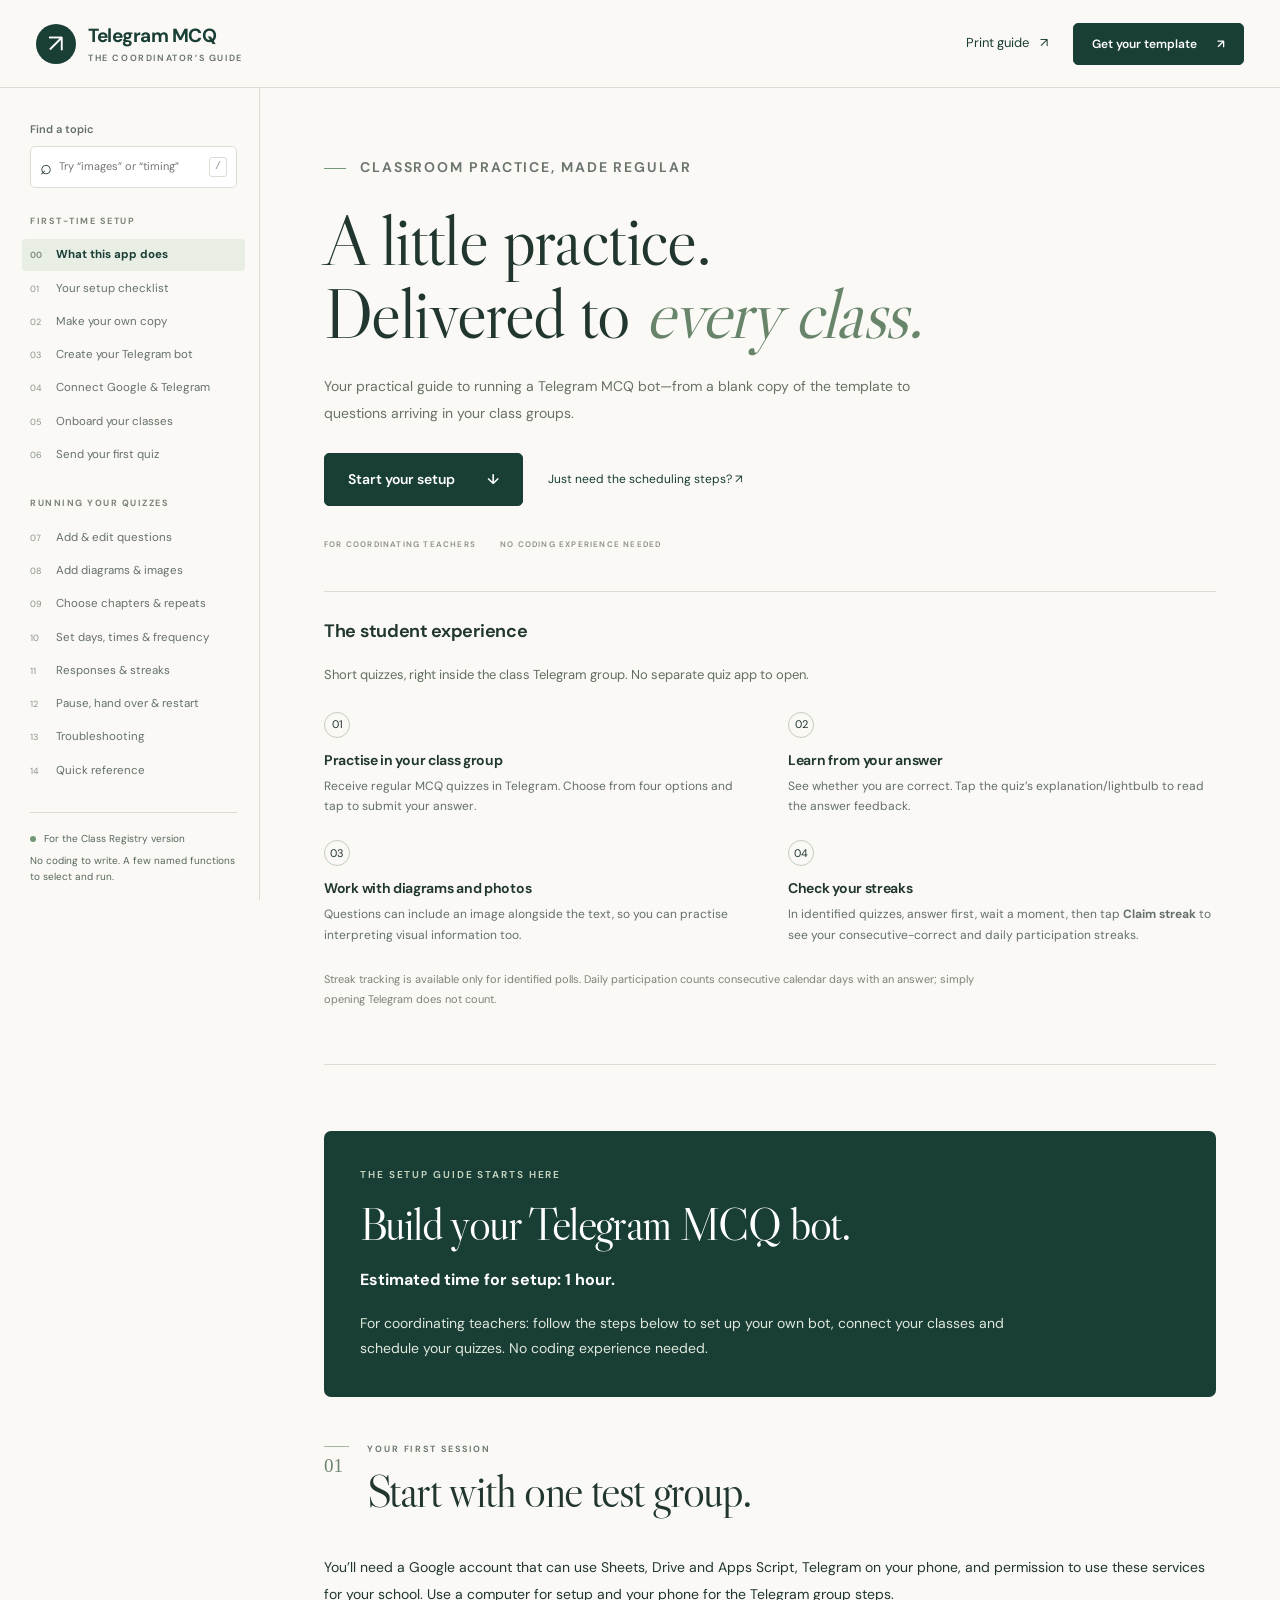
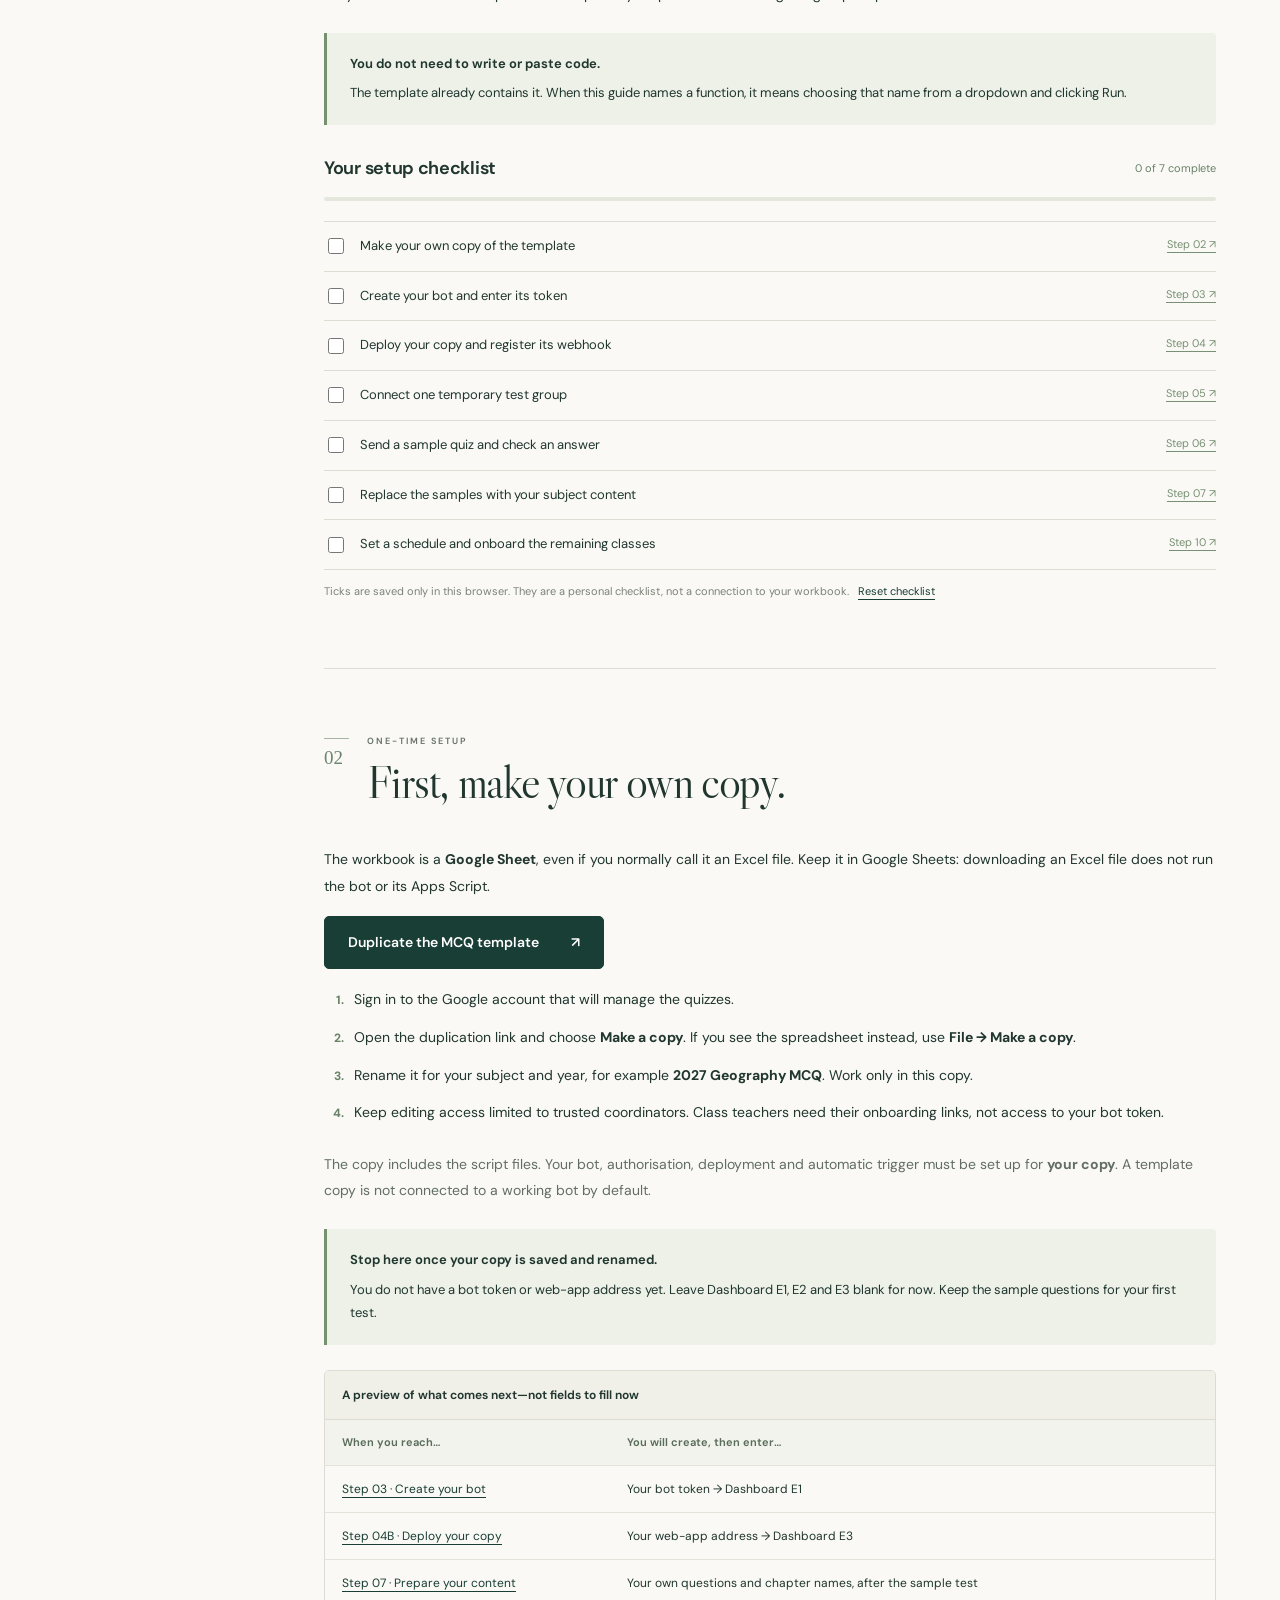
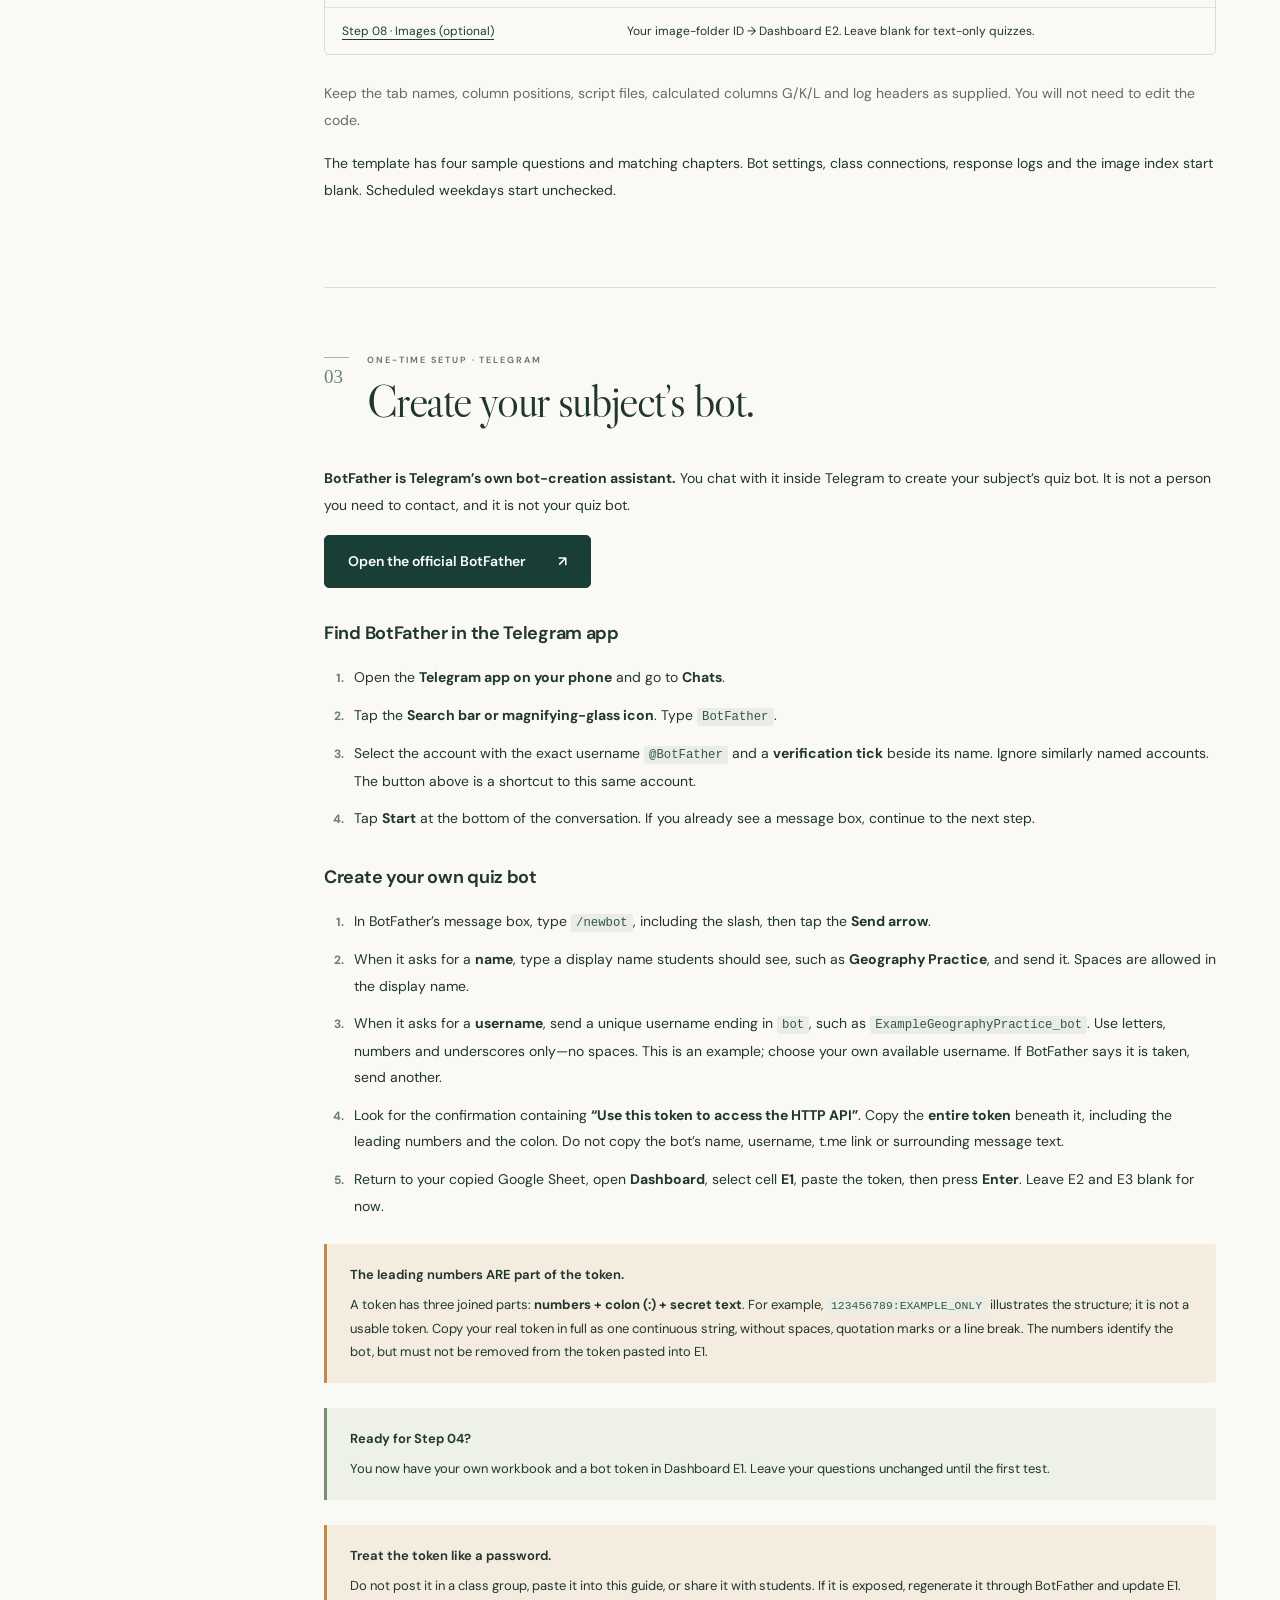
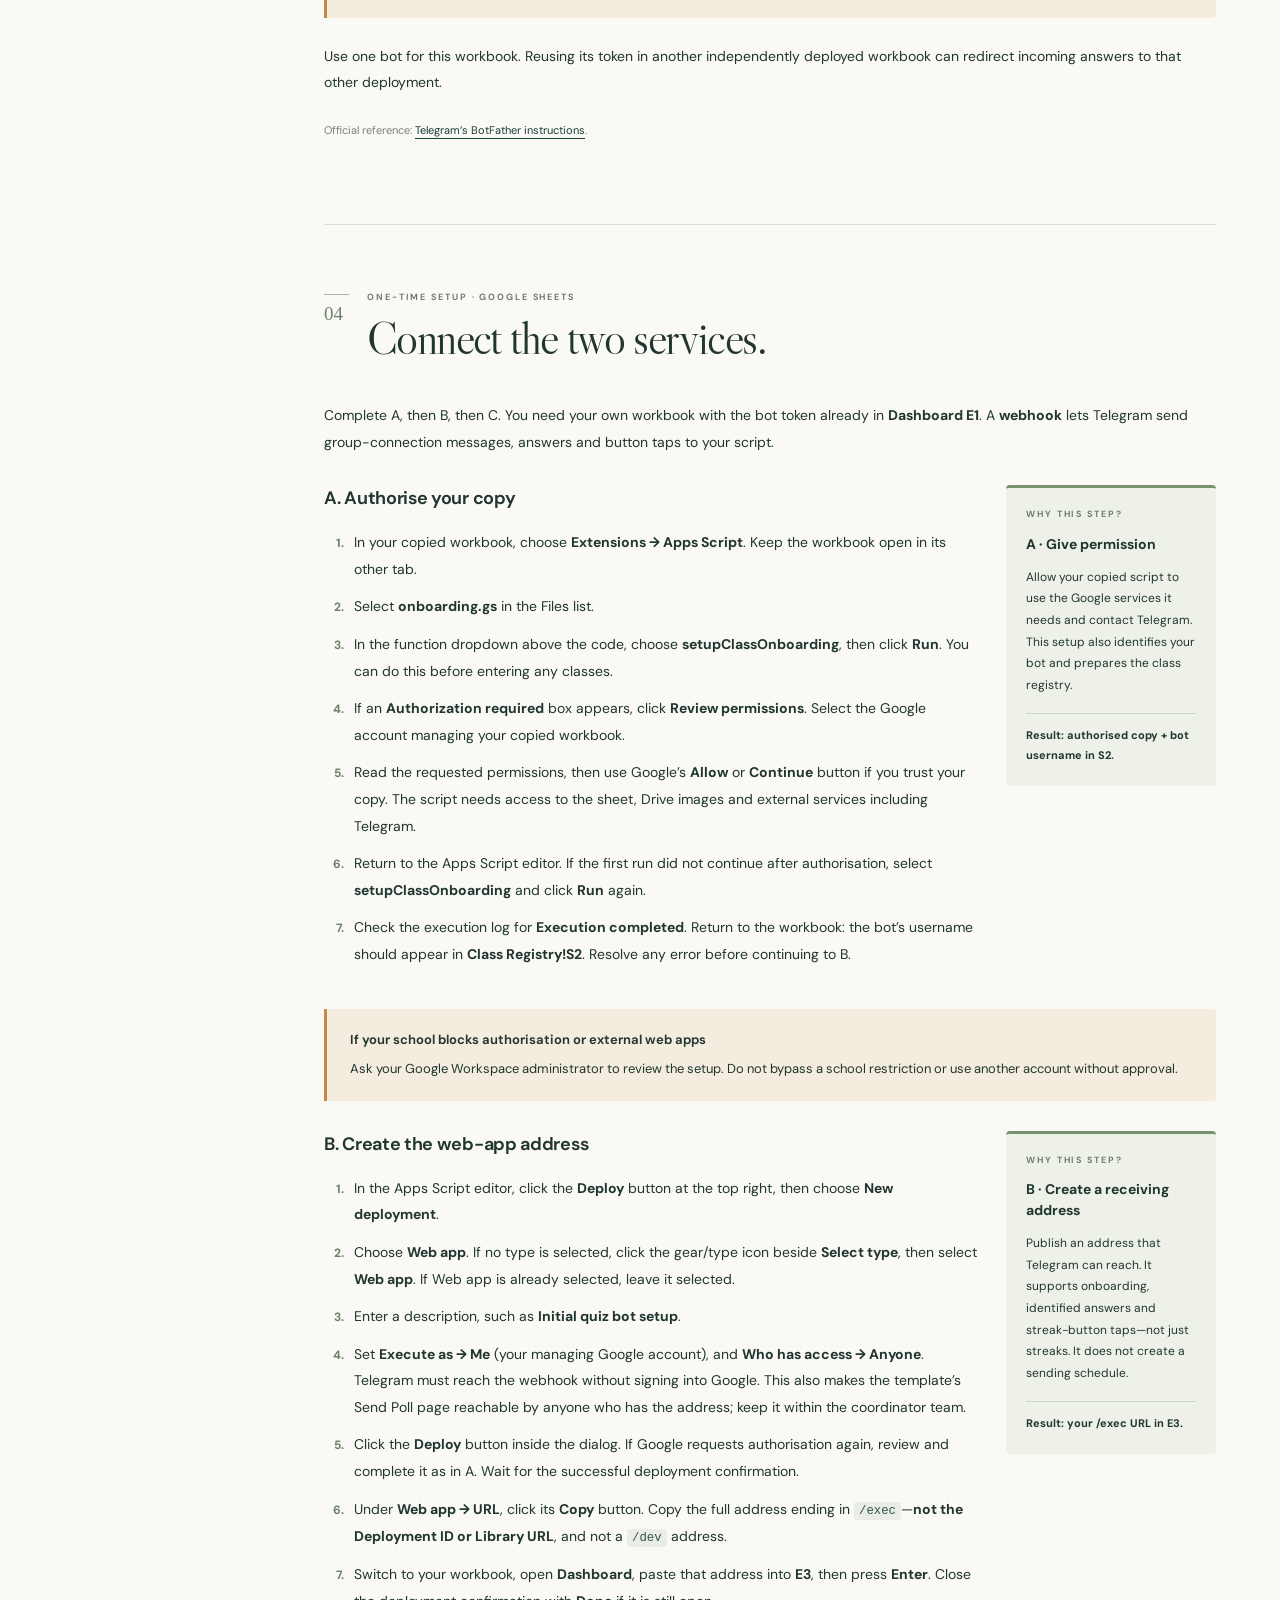
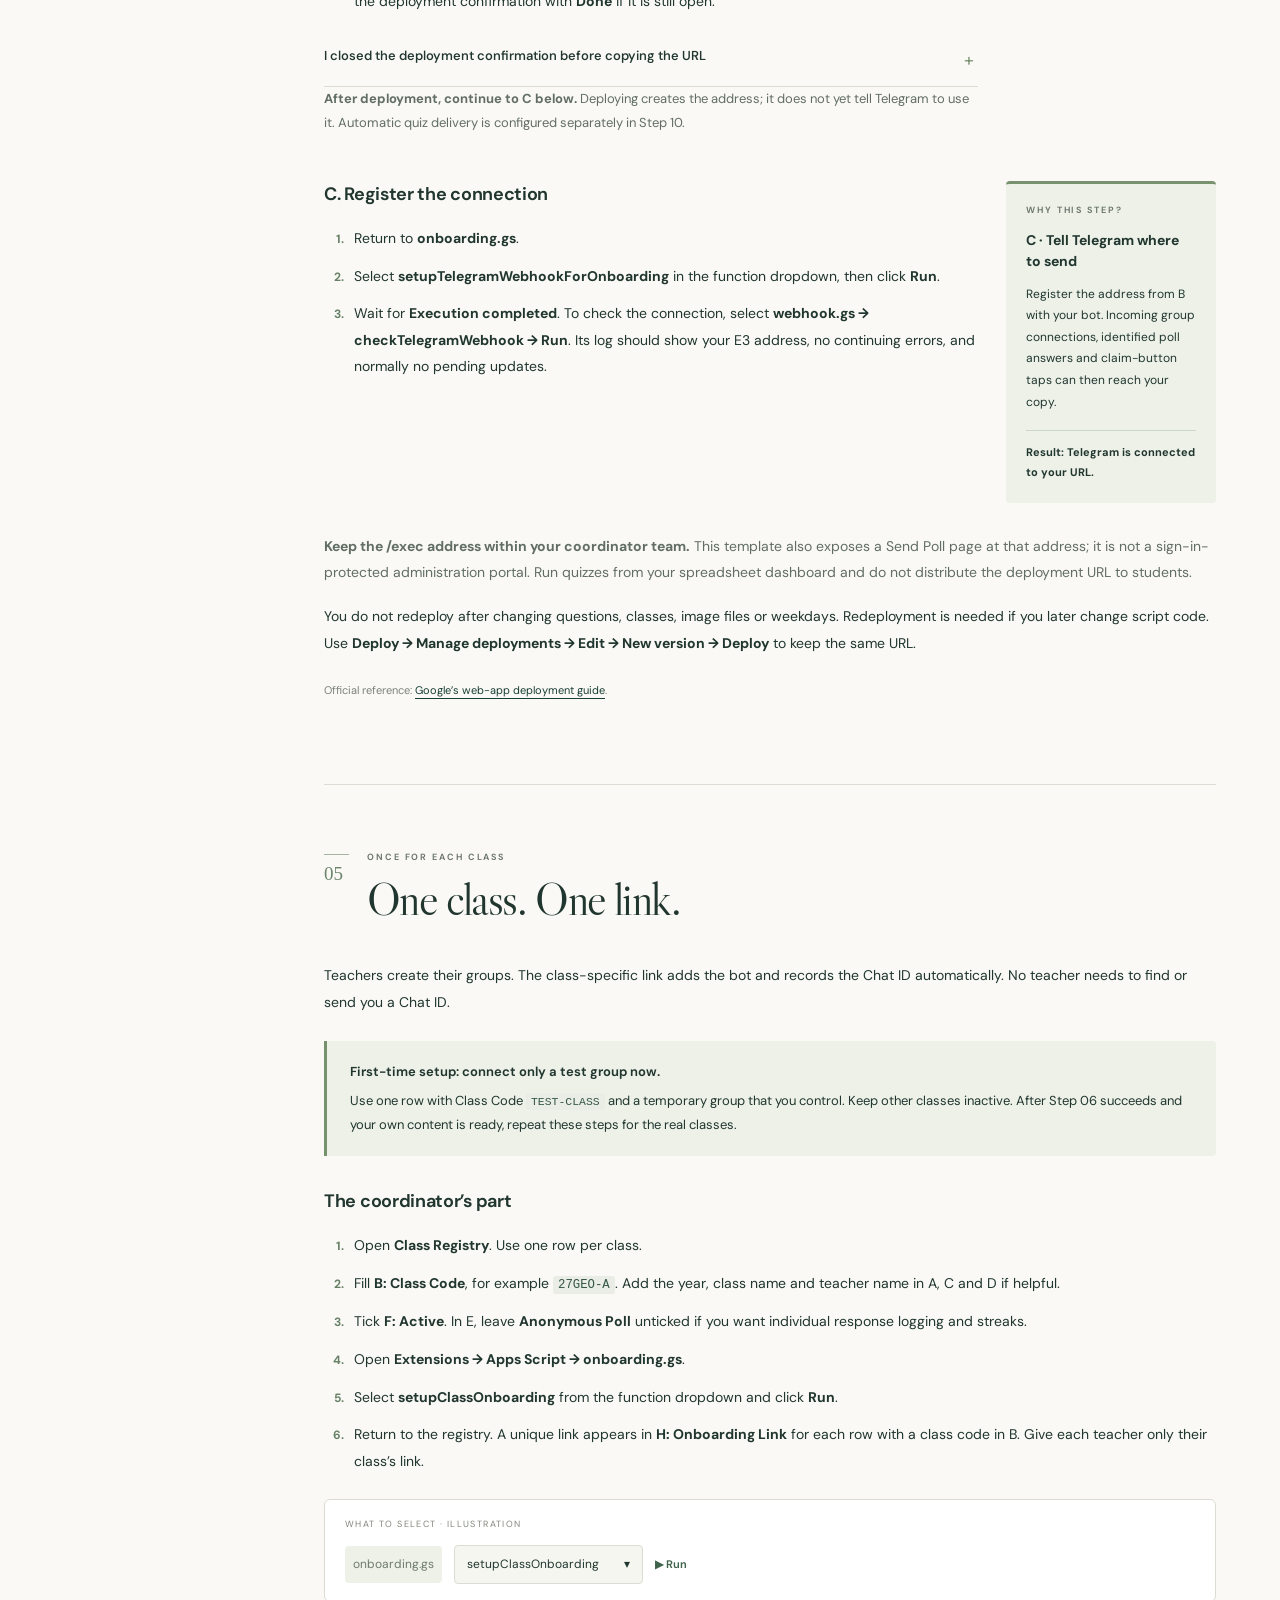
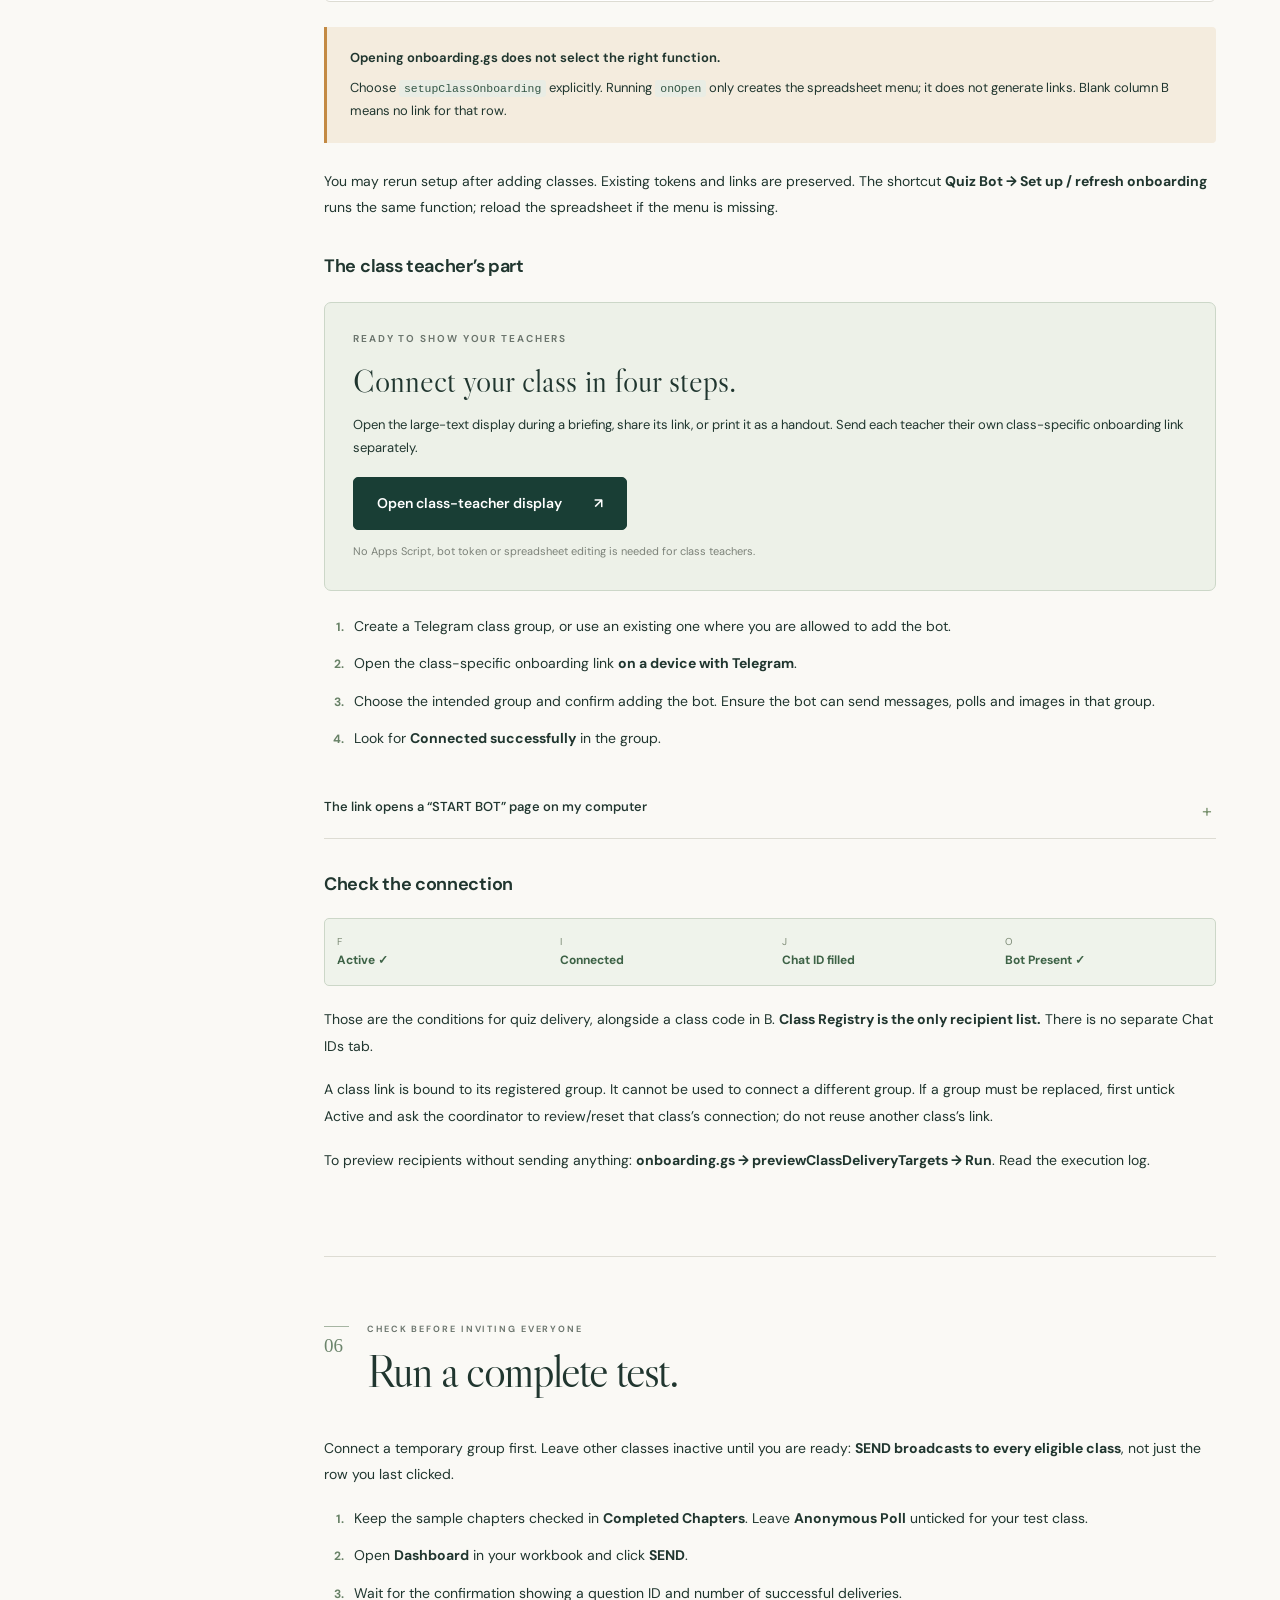
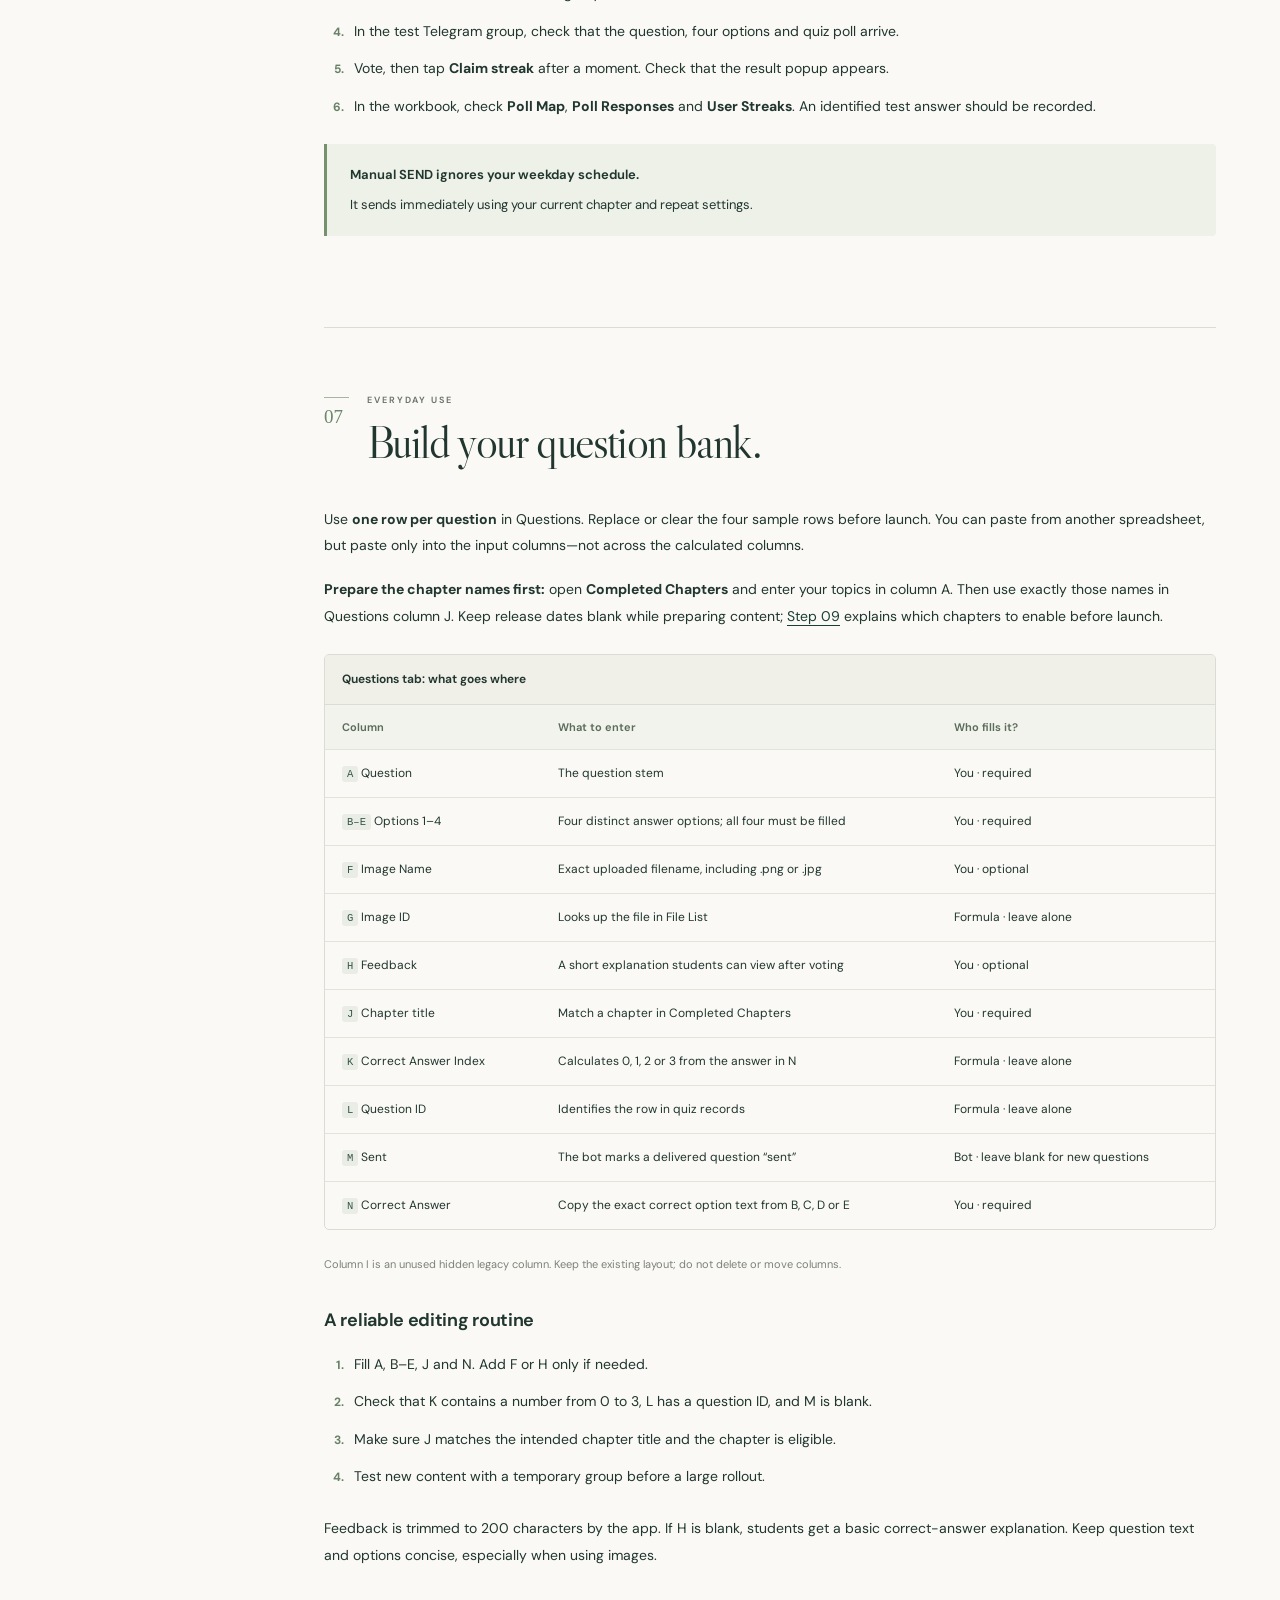
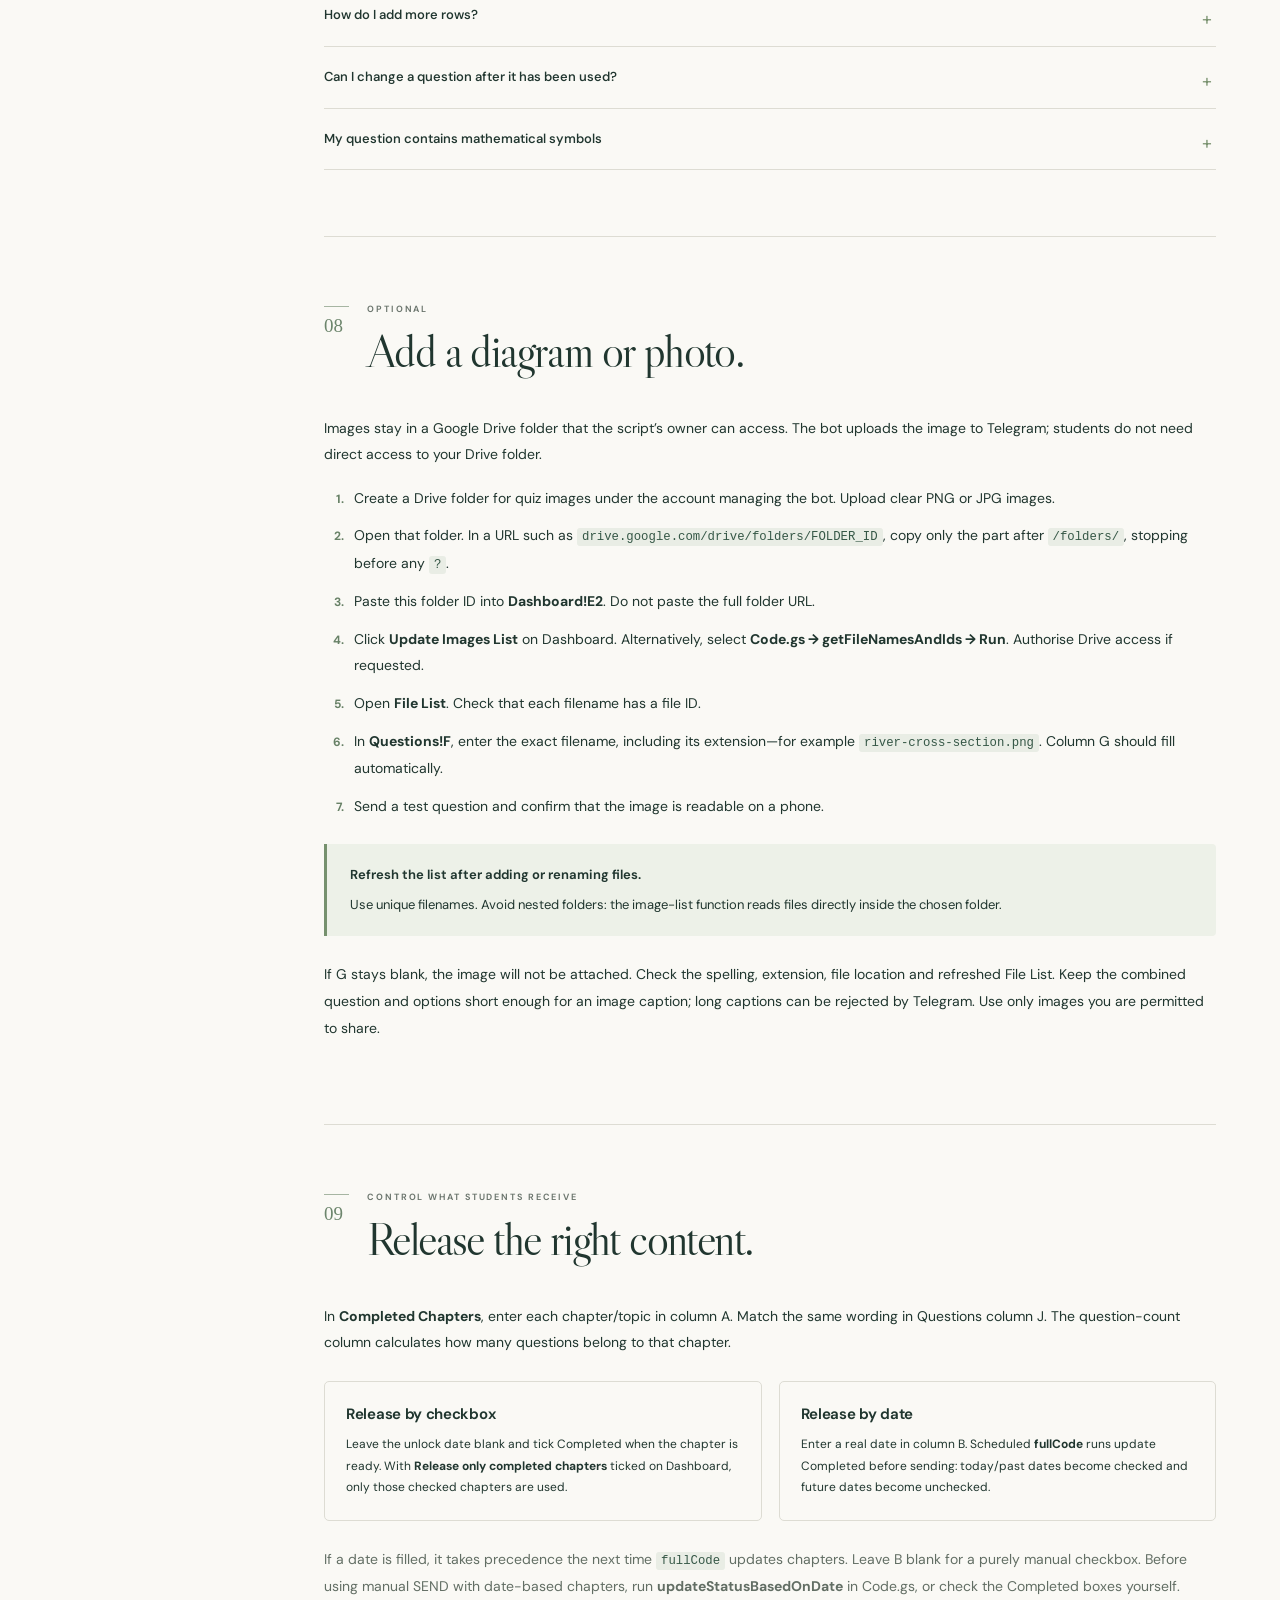
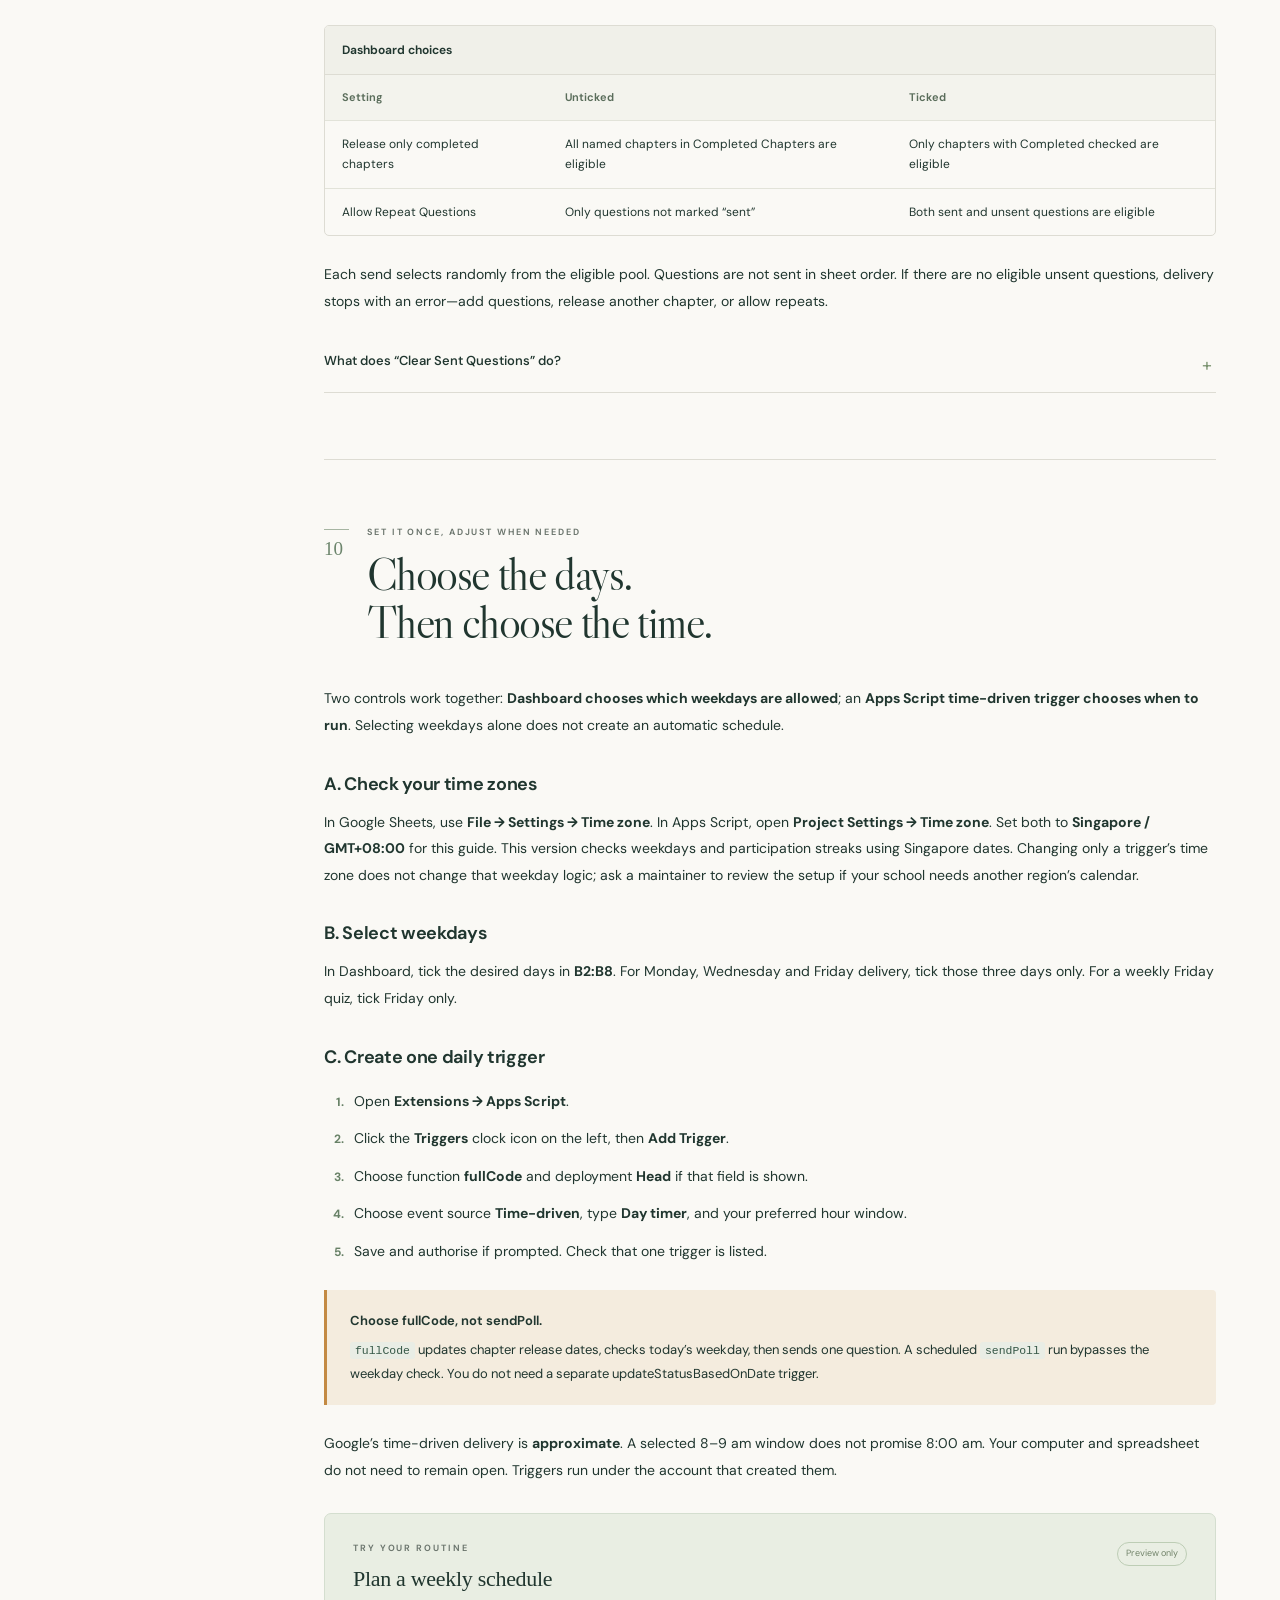
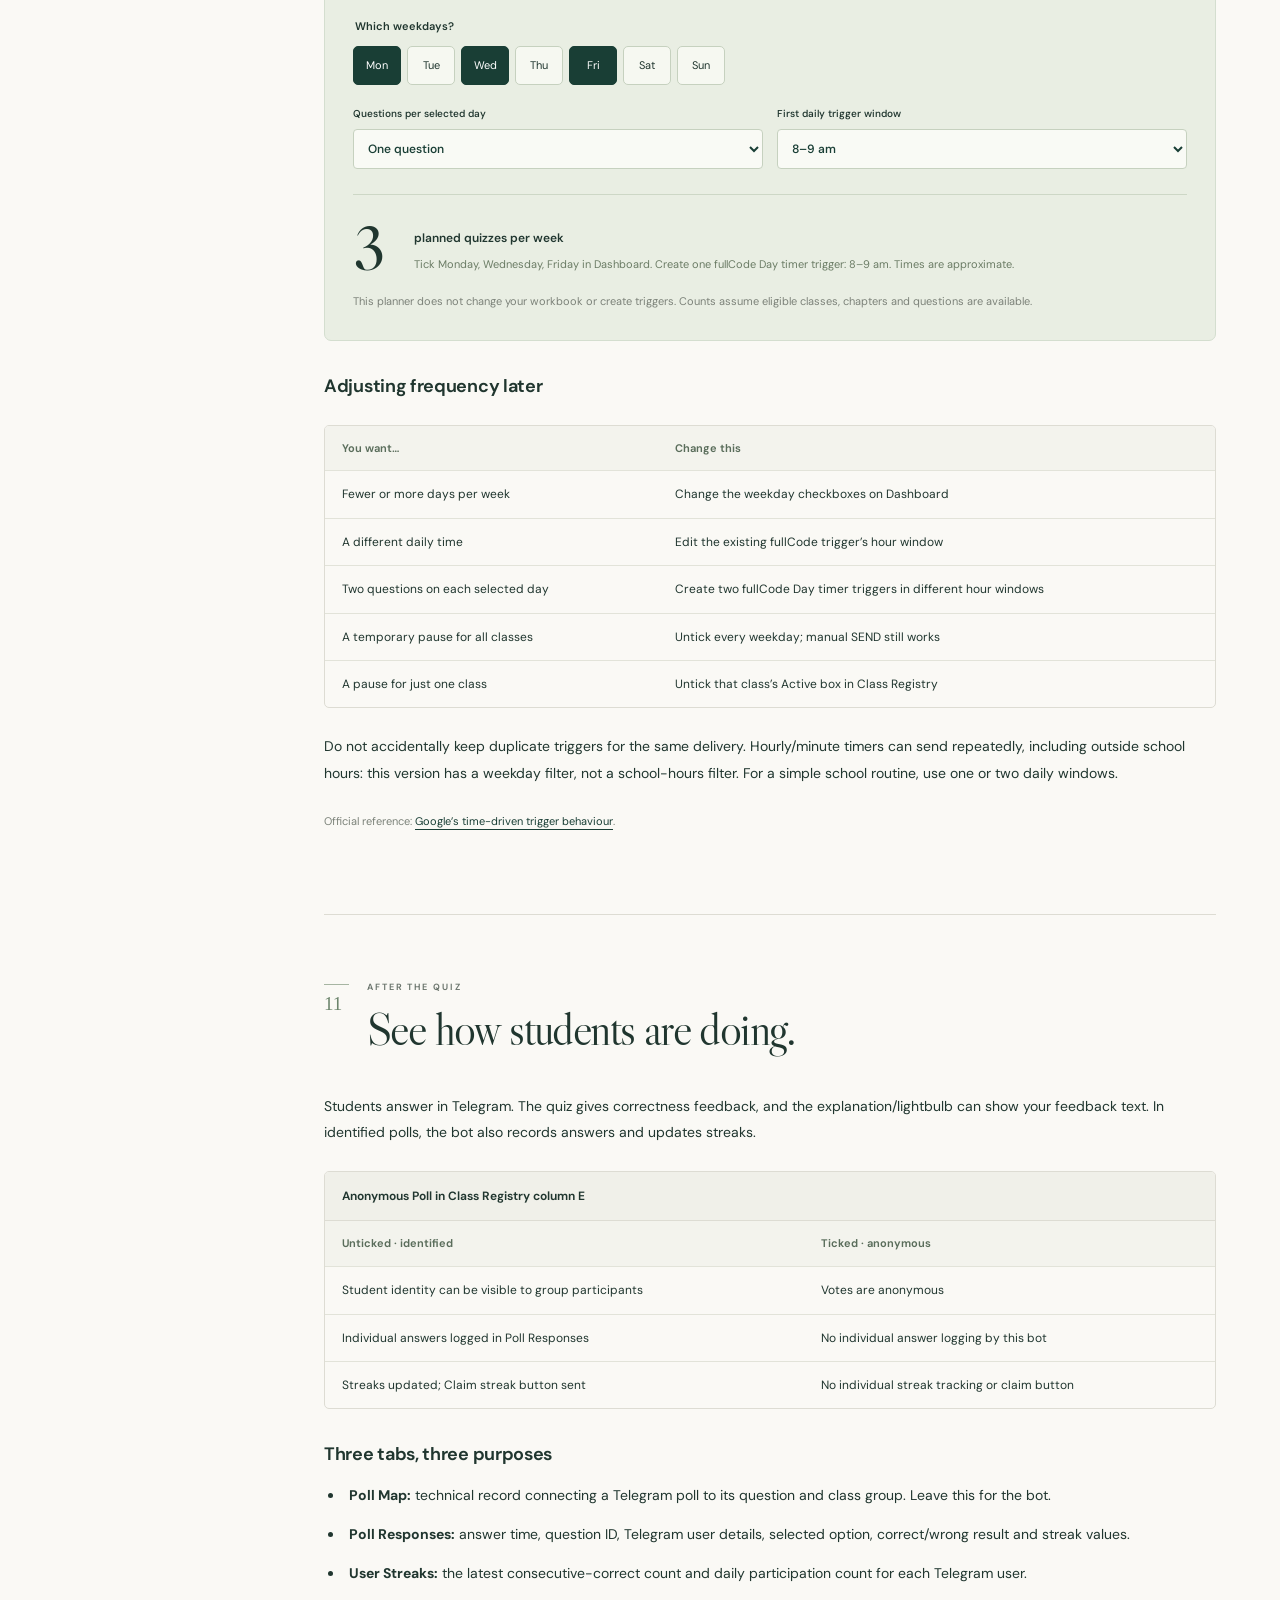
<file: index.html>
<!doctype html>
<html lang="en">
<head>
  <meta charset="utf-8">
  <meta name="viewport" content="width=device-width, initial-scale=1">
  <meta name="description" content="A step-by-step guide for coordinating teachers: set up your own Telegram MCQ bot, add questions and images, onboard classes, and schedule practice. No coding experience needed.">
  <meta name="theme-color" content="#193e35">
  <title>Telegram MCQ · The coordinator’s guide</title>
  <link rel="stylesheet" href="styles.css">
  <script src="guide.js" defer></script>
</head>
<body>
<a class="skip" href="#main">Skip to guide</a>
<header class="topbar">
  <a class="brand" href="#overview" aria-label="Telegram MCQ guide home"><span class="brand-icon" aria-hidden="true">↗</span><span>Telegram MCQ<span class="brand-sub">THE COORDINATOR’S GUIDE</span></span></a>
  <div class="top-actions"><button class="text-button" id="print-guide">Print guide <span aria-hidden="true">↗</span></button><a class="button button-small" data-template-copy target="_blank" rel="noopener" href="https://docs.google.com/spreadsheets/d/1cRlpZaSJnoakQxmchgc4X3xbleVbjW1Czp6vHQKYr7c/copy">Get your template <span aria-hidden="true">↗</span></a><button id="menu-toggle" class="menu-toggle" aria-expanded="false" aria-controls="guide-sidebar">Guide menu</button></div>
</header>
<div class="layout">
<aside class="sidebar" id="guide-sidebar" aria-label="Guide navigation">
  <label class="search-label" for="guide-search">Find a topic</label>
  <div class="search-box"><span aria-hidden="true">⌕</span><input id="guide-search" type="search" placeholder="Try “images” or “timing”" autocomplete="off"><kbd>/</kbd></div>
  <p class="nav-label">FIRST-TIME SETUP</p>
  <nav id="section-nav">
    <a href="#overview"><span>00</span> What this app does</a>
    <a href="#start"><span>01</span> Your setup checklist</a>
    <a href="#duplicate"><span>02</span> Make your own copy</a>
    <a href="#bot"><span>03</span> Create your Telegram bot</a>
    <a href="#connect"><span>04</span> Connect Google & Telegram</a>
    <a href="#onboarding"><span>05</span> Onboard your classes</a>
    <a href="#first-quiz"><span>06</span> Send your first quiz</a>
    <p class="nav-label">RUNNING YOUR QUIZZES</p>
    <a href="#questions"><span>07</span> Add & edit questions</a>
    <a href="#images"><span>08</span> Add diagrams & images</a>
    <a href="#chapters"><span>09</span> Choose chapters & repeats</a>
    <a href="#schedule"><span>10</span> Set days, times & frequency</a>
    <a href="#results"><span>11</span> Responses & streaks</a>
    <a href="#maintenance"><span>12</span> Pause, hand over & restart</a>
    <a href="#troubleshooting"><span>13</span> Troubleshooting</a>
    <a href="#reference"><span>14</span> Quick reference</a>
  </nav>
  <div class="sidebar-note"><span class="status-dot"></span> For the Class Registry version<p>No coding to write. A few named functions to select and run.</p></div>
</aside>
<main id="main">
  <div id="search-state" class="search-state" hidden role="status"></div>
  <article id="overview" data-title="What the app does features overview" class="hero guide-section">
    <p class="eyebrow"><span class="tiny-line"></span> CLASSROOM PRACTICE, MADE REGULAR</p>
    <h1>A little practice.<br>Delivered to <em>every class.</em></h1>
    <p class="hero-intro">Your practical guide to running a Telegram MCQ bot—from a blank copy of the template to questions arriving in your class groups.</p>
    <div class="hero-actions"><a class="button" href="#start">Start your setup <span aria-hidden="true">↓</span></a><a class="quiet-link" href="#schedule">Just need the scheduling steps? ↗</a></div>
    <div class="hero-caption"><span>FOR COORDINATING TEACHERS</span><span>NO CODING EXPERIENCE NEEDED</span></div>
    <section class="student-features" aria-labelledby="student-features-title">
      <h2 class="small-heading" id="student-features-title">The student experience</h2>
      <p class="plain-note">Short quizzes, right inside the class Telegram group. No separate quiz app to open.</p>
      <div class="feature-grid">
        <div><span class="flow-icon" aria-hidden="true">01</span><h3>Practise in your class group</h3><p>Receive regular MCQ quizzes in Telegram. Choose from four options and tap to submit your answer.</p></div>
        <div><span class="flow-icon" aria-hidden="true">02</span><h3>Learn from your answer</h3><p>See whether you are correct. Tap the quiz’s explanation/lightbulb to read the answer feedback.</p></div>
        <div><span class="flow-icon" aria-hidden="true">03</span><h3>Work with diagrams and photos</h3><p>Questions can include an image alongside the text, so you can practise interpreting visual information too.</p></div>
        <div><span class="flow-icon" aria-hidden="true">04</span><h3>Check your streaks</h3><p>In identified quizzes, answer first, wait a moment, then tap <strong>Claim streak</strong> to see your consecutive-correct and daily participation streaks.</p></div>
      </div>
      <p class="microcopy">Streak tracking is available only for identified polls. Daily participation counts consecutive calendar days with an answer; simply opening Telegram does not count.</p>
    </section>
  </article>

  <article id="start" data-title="Setup checklist requirements accounts permissions" class="guide-section">
    <header class="setup-guide-banner">
      <p class="eyebrow">THE SETUP GUIDE STARTS HERE</p>
      <h2>Build your Telegram MCQ bot.</h2>
      <p><strong>Estimated time for setup: 1 hour.</strong></p>
      <p>For coordinating teachers: follow the steps below to set up your own bot, connect your classes and schedule your quizzes. No coding experience needed.</p>
    </header>
    <div class="section-heading"><span class="section-number">01</span><div><p class="eyebrow">YOUR FIRST SESSION</p><h2>Start with one test group.</h2></div></div>
    <p>You’ll need a Google account that can use Sheets, Drive and Apps Script, Telegram on your phone, and permission to use these services for your school. Use a computer for setup and your phone for the Telegram group steps.</p>
    <div class="callout"><strong>You do not need to write or paste code.</strong><p>The template already contains it. When this guide names a function, it means choosing that name from a dropdown and clicking Run.</p></div>
    <div class="checklist-heading"><h3>Your setup checklist</h3><span id="checklist-count" aria-live="polite">0 of 7 complete</span></div>
    <div class="progress-track"><div id="checklist-progress"></div></div>
    <div class="setup-checklist">
      <label><input type="checkbox" data-check="copy"><span>Make your own copy of the template <a href="#duplicate">Step 02 ↗</a></span></label>
      <label><input type="checkbox" data-check="bot"><span>Create your bot and enter its token <a href="#bot">Step 03 ↗</a></span></label>
      <label><input type="checkbox" data-check="connect"><span>Deploy your copy and register its webhook <a href="#connect">Step 04 ↗</a></span></label>
      <label><input type="checkbox" data-check="class"><span>Connect one temporary test group <a href="#onboarding">Step 05 ↗</a></span></label>
      <label><input type="checkbox" data-check="test"><span>Send a sample quiz and check an answer <a href="#first-quiz">Step 06 ↗</a></span></label>
      <label><input type="checkbox" data-check="questions"><span>Replace the samples with your subject content <a href="#questions">Step 07 ↗</a></span></label>
      <label><input type="checkbox" data-check="schedule"><span>Set a schedule and onboard the remaining classes <a href="#schedule">Step 10 ↗</a></span></label>
    </div>
    <p class="microcopy">Ticks are saved only in this browser. They are a personal checklist, not a connection to your workbook. <button class="inline-button" id="reset-checklist">Reset checklist</button></p>
  </article>

  <article id="duplicate" data-title="Duplicate copy template Excel Google Sheets settings replace own workbook" class="guide-section">
    <div class="section-heading"><span class="section-number">02</span><div><p class="eyebrow">ONE-TIME SETUP</p><h2>First, make your own copy.</h2></div></div>
    <p>The workbook is a <strong>Google Sheet</strong>, even if you normally call it an Excel file. Keep it in Google Sheets: downloading an Excel file does not run the bot or its Apps Script.</p>
    <a class="button" data-template-copy href="https://docs.google.com/spreadsheets/d/1cRlpZaSJnoakQxmchgc4X3xbleVbjW1Czp6vHQKYr7c/copy" target="_blank" rel="noopener">Duplicate the MCQ template <span aria-hidden="true">↗</span></a>
    <ol class="steps"><li>Sign in to the Google account that will manage the quizzes.</li><li>Open the duplication link and choose <strong>Make a copy</strong>. If you see the spreadsheet instead, use <strong>File → Make a copy</strong>.</li><li>Rename it for your subject and year, for example <strong>2027 Geography MCQ</strong>. Work only in this copy.</li><li>Keep editing access limited to trusted coordinators. Class teachers need their onboarding links, not access to your bot token.</li></ol>
    <p class="plain-note">The copy includes the script files. Your bot, authorisation, deployment and automatic trigger must be set up for <strong>your copy</strong>. A template copy is not connected to a working bot by default.</p>
    <div class="callout"><strong>Stop here once your copy is saved and renamed.</strong><p>You do not have a bot token or web-app address yet. Leave Dashboard E1, E2 and E3 blank for now. Keep the sample questions for your first test.</p></div>
    <div class="table-wrap"><table><caption>A preview of what comes next—not fields to fill now</caption><thead><tr><th>When you reach…</th><th>You will create, then enter…</th></tr></thead><tbody><tr><td><a href="#bot">Step 03 · Create your bot</a></td><td>Your bot token → Dashboard E1</td></tr><tr><td><a href="#connect">Step 04B · Deploy your copy</a></td><td>Your web-app address → Dashboard E3</td></tr><tr><td><a href="#questions">Step 07 · Prepare your content</a></td><td>Your own questions and chapter names, after the sample test</td></tr><tr><td><a href="#images">Step 08 · Images (optional)</a></td><td>Your image-folder ID → Dashboard E2. Leave blank for text-only quizzes.</td></tr></tbody></table></div>
    <p class="plain-note">Keep the tab names, column positions, script files, calculated columns G/K/L and log headers as supplied. You will not need to edit the code.</p>
    <p>The template has four sample questions and matching chapters. Bot settings, class connections, response logs and the image index start blank. Scheduled weekdays start unchecked.</p>
  </article>

  <article id="bot" data-title="BotFather newbot token name username Telegram create bot E1" class="guide-section">
    <div class="section-heading"><span class="section-number">03</span><div><p class="eyebrow">ONE-TIME SETUP · TELEGRAM</p><h2>Create your subject’s bot.</h2></div></div>
    <p><strong>BotFather is Telegram’s own bot-creation assistant.</strong> You chat with it inside Telegram to create your subject’s quiz bot. It is not a person you need to contact, and it is not your quiz bot.</p>
    <a class="button" href="https://t.me/BotFather" target="_blank" rel="noopener">Open the official BotFather <span aria-hidden="true">↗</span></a>
    <h3>Find BotFather in the Telegram app</h3>
    <ol class="steps"><li>Open the <strong>Telegram app on your phone</strong> and go to <strong>Chats</strong>.</li><li>Tap the <strong>Search bar or magnifying-glass icon</strong>. Type <code>BotFather</code>.</li><li>Select the account with the exact username <code>@BotFather</code> and a <strong>verification tick</strong> beside its name. Ignore similarly named accounts. The button above is a shortcut to this same account.</li><li>Tap <strong>Start</strong> at the bottom of the conversation. If you already see a message box, continue to the next step.</li></ol>
    <h3>Create your own quiz bot</h3>
    <ol class="steps"><li>In BotFather’s message box, type <code>/newbot</code>, including the slash, then tap the <strong>Send arrow</strong>.</li><li>When it asks for a <strong>name</strong>, type a display name students should see, such as <strong>Geography Practice</strong>, and send it. Spaces are allowed in the display name.</li><li>When it asks for a <strong>username</strong>, send a unique username ending in <code>bot</code>, such as <code>ExampleGeographyPractice_bot</code>. Use letters, numbers and underscores only—no spaces. This is an example; choose your own available username. If BotFather says it is taken, send another.</li><li>Look for the confirmation containing <strong>“Use this token to access the HTTP API”</strong>. Copy the <strong>entire token</strong> beneath it, including the leading numbers and the colon. Do not copy the bot’s name, username, t.me link or surrounding message text.</li><li>Return to your copied Google Sheet, open <strong>Dashboard</strong>, select cell <strong>E1</strong>, paste the token, then press <strong>Enter</strong>. Leave E2 and E3 blank for now.</li></ol>
    <div class="callout warning"><strong>The leading numbers ARE part of the token.</strong><p>A token has three joined parts: <strong>numbers + colon (:) + secret text</strong>. For example, <code>123456789:EXAMPLE_ONLY</code> illustrates the structure; it is not a usable token. Copy your real token in full as one continuous string, without spaces, quotation marks or a line break. The numbers identify the bot, but must not be removed from the token pasted into E1.</p></div>
    <div class="callout"><strong>Ready for Step 04?</strong><p>You now have your own workbook and a bot token in Dashboard E1. Leave your questions unchanged until the first test.</p></div>
    <div class="callout warning"><strong>Treat the token like a password.</strong><p>Do not post it in a class group, paste it into this guide, or share it with students. If it is exposed, regenerate it through BotFather and update E1.</p></div>
    <p>Use one bot for this workbook. Reusing its token in another independently deployed workbook can redirect incoming answers to that other deployment.</p>
    <p class="source-note">Official reference: <a href="https://core.telegram.org/bots/features#botfather" target="_blank" rel="noopener">Telegram’s BotFather instructions</a>.</p>
  </article>

  <article id="connect" data-title="Deploy webhook Apps Script authorise authorize connect E3 URL Anyone permissions" class="guide-section">
    <div class="section-heading"><span class="section-number">04</span><div><p class="eyebrow">ONE-TIME SETUP · GOOGLE SHEETS</p><h2>Connect the two services.</h2></div></div>
    <p>Complete A, then B, then C. You need your own workbook with the bot token already in <strong>Dashboard E1</strong>. A <strong>webhook</strong> lets Telegram send group-connection messages, answers and button taps to your script.</p>
    <div class="setup-stage"><div><h3>A. Authorise your copy</h3>
    <ol class="steps"><li>In your copied workbook, choose <strong>Extensions → Apps Script</strong>. Keep the workbook open in its other tab.</li><li>Select <strong>onboarding.gs</strong> in the Files list.</li><li>In the function dropdown above the code, choose <strong>setupClassOnboarding</strong>, then click <strong>Run</strong>. You can do this before entering any classes.</li><li>If an <strong>Authorization required</strong> box appears, click <strong>Review permissions</strong>. Select the Google account managing your copied workbook.</li><li>Read the requested permissions, then use Google’s <strong>Allow</strong> or <strong>Continue</strong> button if you trust your copy. The script needs access to the sheet, Drive images and external services including Telegram.</li><li>Return to the Apps Script editor. If the first run did not continue after authorisation, select <strong>setupClassOnboarding</strong> and click <strong>Run</strong> again.</li><li>Check the execution log for <strong>Execution completed</strong>. Return to the workbook: the bot’s username should appear in <strong>Class Registry!S2</strong>. Resolve any error before continuing to B.</li></ol>
    </div><aside class="purpose-card"><p class="eyebrow">WHY THIS STEP?</p><h4>A · Give permission</h4><p>Allow your copied script to use the Google services it needs and contact Telegram. This setup also identifies your bot and prepares the class registry.</p><strong>Result: authorised copy + bot username in S2.</strong></aside></div>
    <div class="callout warning"><strong>If your school blocks authorisation or external web apps</strong><p>Ask your Google Workspace administrator to review the setup. Do not bypass a school restriction or use another account without approval.</p></div>
    <div class="setup-stage"><div><h3>B. Create the web-app address</h3>
    <ol class="steps"><li>In the Apps Script editor, click the <strong>Deploy</strong> button at the top right, then choose <strong>New deployment</strong>.</li><li>Choose <strong>Web app</strong>. If no type is selected, click the gear/type icon beside <strong>Select type</strong>, then select <strong>Web app</strong>. If Web app is already selected, leave it selected.</li><li>Enter a description, such as <strong>Initial quiz bot setup</strong>.</li><li>Set <strong>Execute as → Me</strong> (your managing Google account), and <strong>Who has access → Anyone</strong>. Telegram must reach the webhook without signing into Google. This also makes the template’s Send Poll page reachable by anyone who has the address; keep it within the coordinator team.</li><li>Click the <strong>Deploy</strong> button inside the dialog. If Google requests authorisation again, review and complete it as in A. Wait for the successful deployment confirmation.</li><li>Under <strong>Web app → URL</strong>, click its <strong>Copy</strong> button. Copy the full address ending in <code>/exec</code>—<strong>not the Deployment ID or Library URL</strong>, and not a <code>/dev</code> address.</li><li>Switch to your workbook, open <strong>Dashboard</strong>, paste that address into <strong>E3</strong>, then press <strong>Enter</strong>. Close the deployment confirmation with <strong>Done</strong> if it is still open.</li></ol>
    <details><summary>I closed the deployment confirmation before copying the URL</summary><p>In Apps Script, choose <strong>Deploy → Manage deployments</strong>. Select your deployment under <strong>Active</strong>, then use <strong>Web app → URL → Copy</strong>. Paste the address into Dashboard E3 and press Enter. You do not need another new deployment.</p></details>
    <p class="plain-note"><strong>After deployment, continue to C below.</strong> Deploying creates the address; it does not yet tell Telegram to use it. Automatic quiz delivery is configured separately in Step 10.</p>
    </div><aside class="purpose-card"><p class="eyebrow">WHY THIS STEP?</p><h4>B · Create a receiving address</h4><p>Publish an address that Telegram can reach. It supports onboarding, identified answers and streak-button taps—not just streaks. It does not create a sending schedule.</p><strong>Result: your /exec URL in E3.</strong></aside></div>
    <div class="setup-stage"><div><h3>C. Register the connection</h3>
    <ol class="steps"><li>Return to <strong>onboarding.gs</strong>.</li><li>Select <strong>setupTelegramWebhookForOnboarding</strong> in the function dropdown, then click <strong>Run</strong>.</li><li>Wait for <strong>Execution completed</strong>. To check the connection, select <strong>webhook.gs → checkTelegramWebhook → Run</strong>. Its log should show your E3 address, no continuing errors, and normally no pending updates.</li></ol>
    </div><aside class="purpose-card"><p class="eyebrow">WHY THIS STEP?</p><h4>C · Tell Telegram where to send</h4><p>Register the address from B with your bot. Incoming group connections, identified poll answers and claim-button taps can then reach your copy.</p><strong>Result: Telegram is connected to your URL.</strong></aside></div>
    <p class="plain-note"><strong>Keep the /exec address within your coordinator team.</strong> This template also exposes a Send Poll page at that address; it is not a sign-in-protected administration portal. Run quizzes from your spreadsheet dashboard and do not distribute the deployment URL to students.</p>
    <p>You do not redeploy after changing questions, classes, image files or weekdays. Redeployment is needed if you later change script code. Use <strong>Deploy → Manage deployments → Edit → New version → Deploy</strong> to keep the same URL.</p>
    <p class="source-note">Official reference: <a href="https://developers.google.com/apps-script/guides/web" target="_blank" rel="noopener">Google’s web-app deployment guide</a>.</p>
  </article>

  <article id="onboarding" data-title="Onboarding class registry unique link group chat ID active setupClassOnboarding onOpen phone Saved Messages" class="guide-section">
    <div class="section-heading"><span class="section-number">05</span><div><p class="eyebrow">ONCE FOR EACH CLASS</p><h2>One class. One link.</h2></div></div>
    <p>Teachers create their groups. The class-specific link adds the bot and records the Chat ID automatically. No teacher needs to find or send you a Chat ID.</p>
    <div class="callout"><strong>First-time setup: connect only a test group now.</strong><p>Use one row with Class Code <code>TEST-CLASS</code> and a temporary group that you control. Keep other classes inactive. After Step 06 succeeds and your own content is ready, repeat these steps for the real classes.</p></div>
    <h3>The coordinator’s part</h3>
    <ol class="steps"><li>Open <strong>Class Registry</strong>. Use one row per class.</li><li>Fill <strong>B: Class Code</strong>, for example <code>27GEO-A</code>. Add the year, class name and teacher name in A, C and D if helpful.</li><li>Tick <strong>F: Active</strong>. In E, leave <strong>Anonymous Poll</strong> unticked if you want individual response logging and streaks.</li><li>Open <strong>Extensions → Apps Script → onboarding.gs</strong>.</li><li>Select <strong>setupClassOnboarding</strong> from the function dropdown and click <strong>Run</strong>.</li><li>Return to the registry. A unique link appears in <strong>H: Onboarding Link</strong> for each row with a class code in B. Give each teacher only their class’s link.</li></ol>
    <div class="function-demo" aria-label="Illustration of correct Apps Script function selection"><p>WHAT TO SELECT · ILLUSTRATION</p><div><span class="demo-file">onboarding.gs</span><span class="demo-select">setupClassOnboarding <span aria-hidden="true">▾</span></span><span class="demo-run">▶ Run</span></div></div>
    <div class="callout warning"><strong>Opening onboarding.gs does not select the right function.</strong><p>Choose <code>setupClassOnboarding</code> explicitly. Running <code>onOpen</code> only creates the spreadsheet menu; it does not generate links. Blank column B means no link for that row.</p></div>
    <p>You may rerun setup after adding classes. Existing tokens and links are preserved. The shortcut <strong>Quiz Bot → Set up / refresh onboarding</strong> runs the same function; reload the spreadsheet if the menu is missing.</p>
    <h3>The class teacher’s part</h3>
    <div class="teacher-share"><p class="eyebrow">READY TO SHOW YOUR TEACHERS</p><h4>Connect your class in four steps.</h4><p>Open the large-text display during a briefing, share its link, or print it as a handout. Send each teacher their own class-specific onboarding link separately.</p><a class="button" href="teachers.html" target="_blank" rel="noopener">Open class-teacher display <span aria-hidden="true">↗</span></a><p class="microcopy">No Apps Script, bot token or spreadsheet editing is needed for class teachers.</p></div>
    <ol class="steps"><li>Create a Telegram class group, or use an existing one where you are allowed to add the bot.</li><li>Open the class-specific onboarding link <strong>on a device with Telegram</strong>.</li><li>Choose the intended group and confirm adding the bot. Ensure the bot can send messages, polls and images in that group.</li><li>Look for <strong>Connected successfully</strong> in the group.</li></ol>
    <details><summary>The link opens a “START BOT” page on my computer</summary><p>Send the complete link to your own Telegram <strong>Saved Messages</strong>. Open Saved Messages on your phone and tap the link there. Telegram should offer a group picker. If it opens only a private bot chat, check that you copied the entire H link, including <code>?startgroup=…</code>, rather than just the bot username.</p></details>
    <h3>Check the connection</h3>
    <div class="status-strip"><span>F <strong>Active ✓</strong></span><span>I <strong>Connected</strong></span><span>J <strong>Chat ID filled</strong></span><span>O <strong>Bot Present ✓</strong></span></div>
    <p>Those are the conditions for quiz delivery, alongside a class code in B. <strong>Class Registry is the only recipient list.</strong> There is no separate Chat IDs tab.</p>
    <p>A class link is bound to its registered group. It cannot be used to connect a different group. If a group must be replaced, first untick Active and ask the coordinator to review/reset that class’s connection; do not reuse another class’s link.</p>
    <p>To preview recipients without sending anything: <strong>onboarding.gs → previewClassDeliveryTargets → Run</strong>. Read the execution log.</p>
  </article>

  <article id="first-quiz" data-title="First test manual SEND poll sample vote claim streak verify" class="guide-section">
    <div class="section-heading"><span class="section-number">06</span><div><p class="eyebrow">CHECK BEFORE INVITING EVERYONE</p><h2>Run a complete test.</h2></div></div>
    <p>Connect a temporary group first. Leave other classes inactive until you are ready: <strong>SEND broadcasts to every eligible class</strong>, not just the row you last clicked.</p>
    <ol class="steps"><li>Keep the sample chapters checked in <strong>Completed Chapters</strong>. Leave <strong>Anonymous Poll</strong> unticked for your test class.</li><li>Open <strong>Dashboard</strong> in your workbook and click <strong>SEND</strong>.</li><li>Wait for the confirmation showing a question ID and number of successful deliveries.</li><li>In the test Telegram group, check that the question, four options and quiz poll arrive.</li><li>Vote, then tap <strong>Claim streak</strong> after a moment. Check that the result popup appears.</li><li>In the workbook, check <strong>Poll Map</strong>, <strong>Poll Responses</strong> and <strong>User Streaks</strong>. An identified test answer should be recorded.</li></ol>
    <div class="callout"><strong>Manual SEND ignores your weekday schedule.</strong><p>It sends immediately using your current chapter and repeat settings.</p></div>
  </article>

  <article id="questions" data-title="Add edit questions options answer correct index formula columns question IDs feedback bank sample" class="guide-section">
    <div class="section-heading"><span class="section-number">07</span><div><p class="eyebrow">EVERYDAY USE</p><h2>Build your question bank.</h2></div></div>
    <p>Use <strong>one row per question</strong> in Questions. Replace or clear the four sample rows before launch. You can paste from another spreadsheet, but paste only into the input columns—not across the calculated columns.</p>
    <p><strong>Prepare the chapter names first:</strong> open <strong>Completed Chapters</strong> and enter your topics in column A. Then use exactly those names in Questions column J. Keep release dates blank while preparing content; <a href="#chapters">Step 09</a> explains which chapters to enable before launch.</p>
    <div class="table-wrap"><table><caption>Questions tab: what goes where</caption><thead><tr><th>Column</th><th>What to enter</th><th>Who fills it?</th></tr></thead><tbody>
      <tr><td><code>A</code> Question</td><td>The question stem</td><td>You · required</td></tr><tr><td><code>B–E</code> Options 1–4</td><td>Four distinct answer options; all four must be filled</td><td>You · required</td></tr><tr><td><code>F</code> Image Name</td><td>Exact uploaded filename, including .png or .jpg</td><td>You · optional</td></tr><tr><td><code>G</code> Image ID</td><td>Looks up the file in File List</td><td>Formula · leave alone</td></tr><tr><td><code>H</code> Feedback</td><td>A short explanation students can view after voting</td><td>You · optional</td></tr><tr><td><code>J</code> Chapter title</td><td>Match a chapter in Completed Chapters</td><td>You · required</td></tr><tr><td><code>K</code> Correct Answer Index</td><td>Calculates 0, 1, 2 or 3 from the answer in N</td><td>Formula · leave alone</td></tr><tr><td><code>L</code> Question ID</td><td>Identifies the row in quiz records</td><td>Formula · leave alone</td></tr><tr><td><code>M</code> Sent</td><td>The bot marks a delivered question “sent”</td><td>Bot · leave blank for new questions</td></tr><tr><td><code>N</code> Correct Answer</td><td>Copy the exact correct option text from B, C, D or E</td><td>You · required</td></tr>
    </tbody></table></div>
    <p class="microcopy">Column I is an unused hidden legacy column. Keep the existing layout; do not delete or move columns.</p>
    <h3>A reliable editing routine</h3>
    <ol class="steps"><li>Fill A, B–E, J and N. Add F or H only if needed.</li><li>Check that K contains a number from 0 to 3, L has a question ID, and M is blank.</li><li>Make sure J matches the intended chapter title and the chapter is eligible.</li><li>Test new content with a temporary group before a large rollout.</li></ol>
    <p>Feedback is trimmed to 200 characters by the app. If H is blank, students get a basic correct-answer explanation. Keep question text and options concise, especially when using images.</p>
    <details><summary>How do I add more rows?</summary><p>The template’s formulas are filled through row <strong>937</strong>. Type into the blank rows within that area. Beyond it, insert rows in the Questions tab and copy formulas from a neighbouring blank row in <strong>G, K and L</strong> into the new rows. Check that references adjust to each new row. Do not copy a used row’s “sent” value into M.</p></details>
    <details><summary>Can I change a question after it has been used?</summary><p>For a substantial change, add a new question row rather than overwriting a used question. Keep used question IDs stable: do not sort, reorder or delete used rows once you have response history. The ID formulas depend on row position.</p></details>
    <details><summary>My question contains mathematical symbols</summary><p>Plain text and Unicode symbols such as ×, ÷, ≤ and ≥ are easiest. For equations, diagrams or complex layouts, use a clear image. If Telegram reports “can’t parse entities”, literal &lt; or &amp; characters in the formatted question may need escaping; ask your coordinator for help or use equivalent words/symbols.</p></details>
  </article>

  <article id="images" data-title="Images photos diagrams Google Drive folder E2 file ID filename Update Images List getFileNamesAndIds" class="guide-section">
    <div class="section-heading"><span class="section-number">08</span><div><p class="eyebrow">OPTIONAL</p><h2>Add a diagram or photo.</h2></div></div>
    <p>Images stay in a Google Drive folder that the script’s owner can access. The bot uploads the image to Telegram; students do not need direct access to your Drive folder.</p>
    <ol class="steps"><li>Create a Drive folder for quiz images under the account managing the bot. Upload clear PNG or JPG images.</li><li>Open that folder. In a URL such as <code>drive.google.com/drive/folders/FOLDER_ID</code>, copy only the part after <code>/folders/</code>, stopping before any <code>?</code>.</li><li>Paste this folder ID into <strong>Dashboard!E2</strong>. Do not paste the full folder URL.</li><li>Click <strong>Update Images List</strong> on Dashboard. Alternatively, select <strong>Code.gs → getFileNamesAndIds → Run</strong>. Authorise Drive access if requested.</li><li>Open <strong>File List</strong>. Check that each filename has a file ID.</li><li>In <strong>Questions!F</strong>, enter the exact filename, including its extension—for example <code>river-cross-section.png</code>. Column G should fill automatically.</li><li>Send a test question and confirm that the image is readable on a phone.</li></ol>
    <div class="callout"><strong>Refresh the list after adding or renaming files.</strong><p>Use unique filenames. Avoid nested folders: the image-list function reads files directly inside the chosen folder.</p></div>
    <p>If G stays blank, the image will not be attached. Check the spelling, extension, file location and refreshed File List. Keep the combined question and options short enough for an image caption; long captions can be rejected by Telegram. Use only images you are permitted to share.</p>
  </article>

  <article id="chapters" data-title="Completed Chapters date unlock eligible random repeat sent clear questions topics" class="guide-section">
    <div class="section-heading"><span class="section-number">09</span><div><p class="eyebrow">CONTROL WHAT STUDENTS RECEIVE</p><h2>Release the right content.</h2></div></div>
    <p>In <strong>Completed Chapters</strong>, enter each chapter/topic in column A. Match the same wording in Questions column J. The question-count column calculates how many questions belong to that chapter.</p>
    <div class="two-column"><div class="panel"><h3>Release by checkbox</h3><p>Leave the unlock date blank and tick Completed when the chapter is ready. With <strong>Release only completed chapters</strong> ticked on Dashboard, only those checked chapters are used.</p></div><div class="panel"><h3>Release by date</h3><p>Enter a real date in column B. Scheduled <strong>fullCode</strong> runs update Completed before sending: today/past dates become checked and future dates become unchecked.</p></div></div>
    <p class="plain-note">If a date is filled, it takes precedence the next time <code>fullCode</code> updates chapters. Leave B blank for a purely manual checkbox. Before using manual SEND with date-based chapters, run <strong>updateStatusBasedOnDate</strong> in Code.gs, or check the Completed boxes yourself.</p>
    <div class="table-wrap"><table><caption>Dashboard choices</caption><thead><tr><th>Setting</th><th>Unticked</th><th>Ticked</th></tr></thead><tbody><tr><td>Release only completed chapters</td><td>All named chapters in Completed Chapters are eligible</td><td>Only chapters with Completed checked are eligible</td></tr><tr><td>Allow Repeat Questions</td><td>Only questions not marked “sent”</td><td>Both sent and unsent questions are eligible</td></tr></tbody></table></div>
    <p>Each send selects randomly from the eligible pool. Questions are not sent in sheet order. If there are no eligible unsent questions, delivery stops with an error—add questions, release another chapter, or allow repeats.</p>
    <details><summary>What does “Clear Sent Questions” do?</summary><p>It clears the “sent” markers in column M for the <strong>whole question bank</strong>. This makes those questions available again when repeats are off. It does not erase Poll Responses or User Streaks. Use it only when you intend to restart that delivery history.</p></details>
  </article>

  <article id="schedule" data-title="Schedule timing frequency automatic trigger fullCode days weekdays timezone Singapore daily hourly twice weekly" class="guide-section">
    <div class="section-heading"><span class="section-number">10</span><div><p class="eyebrow">SET IT ONCE, ADJUST WHEN NEEDED</p><h2>Choose the days.<br>Then choose the time.</h2></div></div>
    <p>Two controls work together: <strong>Dashboard chooses which weekdays are allowed</strong>; an <strong>Apps Script time-driven trigger chooses when to run</strong>. Selecting weekdays alone does not create an automatic schedule.</p>
    <h3>A. Check your time zones</h3>
    <p>In Google Sheets, use <strong>File → Settings → Time zone</strong>. In Apps Script, open <strong>Project Settings → Time zone</strong>. Set both to <strong>Singapore / GMT+08:00</strong> for this guide. This version checks weekdays and participation streaks using Singapore dates. Changing only a trigger’s time zone does not change that weekday logic; ask a maintainer to review the setup if your school needs another region’s calendar.</p>
    <h3>B. Select weekdays</h3>
    <p>In Dashboard, tick the desired days in <strong>B2:B8</strong>. For Monday, Wednesday and Friday delivery, tick those three days only. For a weekly Friday quiz, tick Friday only.</p>
    <h3>C. Create one daily trigger</h3>
    <ol class="steps"><li>Open <strong>Extensions → Apps Script</strong>.</li><li>Click the <strong>Triggers</strong> clock icon on the left, then <strong>Add Trigger</strong>.</li><li>Choose function <strong>fullCode</strong> and deployment <strong>Head</strong> if that field is shown.</li><li>Choose event source <strong>Time-driven</strong>, type <strong>Day timer</strong>, and your preferred hour window.</li><li>Save and authorise if prompted. Check that one trigger is listed.</li></ol>
    <div class="callout warning"><strong>Choose fullCode, not sendPoll.</strong><p><code>fullCode</code> updates chapter release dates, checks today’s weekday, then sends one question. A scheduled <code>sendPoll</code> run bypasses the weekday check. You do not need a separate updateStatusBasedOnDate trigger.</p></div>
    <p>Google’s time-driven delivery is <strong>approximate</strong>. A selected 8–9 am window does not promise 8:00 am. Your computer and spreadsheet do not need to remain open. Triggers run under the account that created them.</p>
    <div class="planner" aria-labelledby="planner-title">
      <div class="planner-heading"><div><p class="eyebrow">TRY YOUR ROUTINE</p><h3 id="planner-title">Plan a weekly schedule</h3></div><span class="badge">Preview only</span></div>
      <fieldset><legend>Which weekdays?</legend><div class="weekday-pills" id="planner-days">
        <label><input type="checkbox" value="Monday" checked><span>Mon</span></label><label><input type="checkbox" value="Tuesday"><span>Tue</span></label><label><input type="checkbox" value="Wednesday" checked><span>Wed</span></label><label><input type="checkbox" value="Thursday"><span>Thu</span></label><label><input type="checkbox" value="Friday" checked><span>Fri</span></label><label><input type="checkbox" value="Saturday"><span>Sat</span></label><label><input type="checkbox" value="Sunday"><span>Sun</span></label>
      </div></fieldset>
      <div class="planner-controls"><label>Questions per selected day<select id="daily-count"><option value="1">One question</option><option value="2">Two questions</option></select></label><label>First daily trigger window<select id="window-one"><option>7–8 am</option><option selected>8–9 am</option><option>12–1 pm</option><option>3–4 pm</option><option>6–7 pm</option></select></label><label id="second-window-label" hidden>Second daily trigger window<select id="window-two"><option>7–8 am</option><option>8–9 am</option><option>12–1 pm</option><option selected>3–4 pm</option><option>6–7 pm</option></select></label></div>
      <div class="planner-result" aria-live="polite"><strong id="weekly-total">3</strong><div><b id="weekly-caption">planned quizzes per week</b><p id="schedule-summary"></p></div></div>
      <p class="microcopy">This planner does not change your workbook or create triggers. Counts assume eligible classes, chapters and questions are available.</p>
    </div>
    <h3>Adjusting frequency later</h3>
    <div class="table-wrap"><table><thead><tr><th>You want…</th><th>Change this</th></tr></thead><tbody><tr><td>Fewer or more days per week</td><td>Change the weekday checkboxes on Dashboard</td></tr><tr><td>A different daily time</td><td>Edit the existing fullCode trigger’s hour window</td></tr><tr><td>Two questions on each selected day</td><td>Create two fullCode Day timer triggers in different hour windows</td></tr><tr><td>A temporary pause for all classes</td><td>Untick every weekday; manual SEND still works</td></tr><tr><td>A pause for just one class</td><td>Untick that class’s Active box in Class Registry</td></tr></tbody></table></div>
    <p>Do not accidentally keep duplicate triggers for the same delivery. Hourly/minute timers can send repeatedly, including outside school hours: this version has a weekday filter, not a school-hours filter. For a simple school routine, use one or two daily windows.</p>
    <p class="source-note">Official reference: <a href="https://developers.google.com/apps-script/guides/triggers/installable#time-driven_triggers" target="_blank" rel="noopener">Google’s time-driven trigger behaviour</a>.</p>
  </article>

  <article id="results" data-title="Results student responses anonymous public identified polls claim streak win daily participation logs privacy" class="guide-section">
    <div class="section-heading"><span class="section-number">11</span><div><p class="eyebrow">AFTER THE QUIZ</p><h2>See how students are doing.</h2></div></div>
    <p>Students answer in Telegram. The quiz gives correctness feedback, and the explanation/lightbulb can show your feedback text. In identified polls, the bot also records answers and updates streaks.</p>
    <div class="table-wrap"><table><caption>Anonymous Poll in Class Registry column E</caption><thead><tr><th>Unticked · identified</th><th>Ticked · anonymous</th></tr></thead><tbody><tr><td>Student identity can be visible to group participants</td><td>Votes are anonymous</td></tr><tr><td>Individual answers logged in Poll Responses</td><td>No individual answer logging by this bot</td></tr><tr><td>Streaks updated; Claim streak button sent</td><td>No individual streak tracking or claim button</td></tr></tbody></table></div>
    <h3>Three tabs, three purposes</h3>
    <ul class="simple-list"><li><strong>Poll Map:</strong> technical record connecting a Telegram poll to its question and class group. Leave this for the bot.</li><li><strong>Poll Responses:</strong> answer time, question ID, Telegram user details, selected option, correct/wrong result and streak values.</li><li><strong>User Streaks:</strong> the latest consecutive-correct count and daily participation count for each Telegram user.</li></ul>
    <p><strong>Correct-answer streak</strong> increases for a correct answer and resets on an incorrect one. <strong>Daily participation streak</strong> counts consecutive calendar days with an answer—not merely opening Telegram. It uses Singapore dates; days with no quiz can break that sequence. Streaks are per user across this bot, not separate for each class.</p>
    <p>The sheet calls the participation field “daily_login_streak”. The Claim streak popup uses temporary cached results; vote first, wait a moment, then tap it. A much older claim can expire even when the answer remains in the workbook.</p>
    <div class="callout"><strong>Keep student records within your approved teacher team.</strong><p>Identified mode stores Telegram user IDs, available usernames, names and answers. Agree on the school’s preferred mode and explain it to teachers and students before launch.</p></div>
  </article>

  <article id="maintenance" data-title="New academic year pause reset handover owner archive Active security token settings" class="guide-section">
    <div class="section-heading"><span class="section-number">12</span><div><p class="eyebrow">KEEP IT MANAGEABLE</p><h2>Pause, restart, or hand over.</h2></div></div>
    <h3>For a new school year</h3><ol class="steps"><li>Untick Active for old classes. You may mark their Status as Archived.</li><li>Add each new class on a new registry row with a new class code; tick Active when ready.</li><li>Run <strong>setupClassOnboarding</strong> again and distribute the new links.</li><li>Review chapters, weekday selections and existing triggers before restarting delivery.</li></ol>
    <p class="plain-note">Academic Year in column A is a label, not an automatic delivery filter. Any row meeting the delivery conditions can receive quizzes, including an old-year row that is still Active.</p>
    <h3>When a bot is removed from a group</h3><p>The membership update should clear Bot Present and mark the row Needs attention. That group is excluded. Re-add the bot using the class link and confirm the row returns to Connected before expecting delivery.</p>
    <h3>When a new coordinator takes over</h3><p>Review ownership/access to the workbook, bot and image folder. The new coordinator should authorise their account and review deployment ownership. Installable triggers run as their creator, so replace the outgoing coordinator’s schedule deliberately and avoid leaving two schedules active. Test the handover with one group.</p>
    <h3>What usually needs no code change</h3><p>Questions, feedback, image files, chapter choices, weekdays, trigger times, class links and Active settings can all be managed through the sheet or the named setup functions. The Organic Adaptive Tester message remains disabled; re-enabling that optional feature is a separate coordinator/code-maintenance task.</p>
  </article>

  <article id="troubleshooting" data-title="Troubleshooting errors links not generated webhook auth chat not found no questions repeated missing image" class="guide-section">
    <div class="section-heading"><span class="section-number">13</span><div><p class="eyebrow">WHEN SOMETHING DOESN’T LOOK RIGHT</p><h2>Check the simplest thing first.</h2></div></div>
    <p>In Apps Script, <strong>Executions</strong> shows recent runs. Open a failed run and read its error. Do not share screenshots containing your token.</p>
    <details><summary>No onboarding link appeared in H</summary><p>Confirm the class code is in <strong>B</strong>. Select <strong>onboarding.gs → setupClassOnboarding → Run</strong>—not onOpen. Check E1 contains your bot token and the run completed. Existing blank rows are intentionally skipped.</p></details>
    <details><summary>The link says the class is not active</summary><p>Tick <strong>Active (F)</strong> for that row. Check its Status is not Archived. Open that class’s own link again.</p></details>
    <details><summary>It says the class link was already used</summary><p>The link is connected to a different group. Do not use it for a second group or borrow another class’s link. Ask the coordinator to review the class’s existing connection.</p></details>
    <details><summary>The group connected, but no quiz arrived</summary><p>Check Active, Connected, a populated Chat ID and Bot Present in Class Registry. Run <strong>previewClassDeliveryTargets</strong>. Then check eligible chapters, available questions and the send confirmation. If it is only automatic sending that fails, check a fullCode trigger exists and today’s weekday is ticked.</p></details>
    <details><summary>“No quiz recipients”</summary><p>No registry row currently satisfies all delivery conditions. Do not manually invent a Chat ID. Finish onboarding at least one active class and verify the status and Bot Present fields.</p></details>
    <details><summary>“No chapters” or “No unsent questions”</summary><p>Check chapter names in Questions J and Completed Chapters A. If completed-only mode is on, tick the relevant chapter. Add unused questions or enable Allow Repeat Questions deliberately. A bank exhausted with repeats off does not send.</p></details>
    <details><summary>Chat not found / forbidden / bot was kicked</summary><p>Confirm the bot is still in the intended group and can post. Use the onboarding link to restore the connection where possible, then verify registry status. Read the exact failed-delivery message before resending.</p></details>
    <details><summary>The image is missing or the photo request fails</summary><p>Check your folder ID in E2, ownership/access, a refreshed File List and an exact filename in F. G must contain an image ID. Shorten long captions and use a normal PNG/JPG image.</p></details>
    <details><summary>The answer index is #N/A or the wrong answer is marked correct</summary><p>Copy the correct option text exactly from B–E into N. Check there are four distinct options and K is 0–3. Restore the K formula if it was overwritten; do not type the letter A/B/C/D into N unless the option text itself is that letter.</p></details>
    <details><summary>Votes arrive, but responses or streaks do not appear</summary><p>Make sure Anonymous Poll is <strong>unticked</strong>. Check the webhook with <strong>webhook.gs → checkTelegramWebhook → Run</strong>. Its URL must match Dashboard E3 and the correct bot token. Vote in a new identified test poll, wait briefly, then check the logs.</p></details>
    <details><summary>“Vote first” after I already voted</summary><p>Allow a short moment for Telegram’s answer update to reach the bot, then tap again. Check the webhook if the problem persists. Old claim results can expire from the temporary cache; the workbook is the longer-term record.</p></details>
    <details><summary>Too many questions / unexpected sending days</summary><p>Inspect Triggers for duplicate or hourly timers. Use <strong>fullCode</strong> for scheduled sends; sendPoll bypasses weekday gating. Remember that manual SEND is immediate and independent of the schedule.</p></details>
    <details><summary>The menu, drawings or buttons are missing</summary><p>Open the Google Sheet in a computer browser, reload it and wait for it to load. Use <strong>Dashboard → SEND</strong> for manual quizzes.</p></details>
    <details><summary>I made a copy, but setup or deployment is blocked</summary><p>Make sure you are in your own Google Sheet copy, signed into its managing account. Review Google’s authorisation prompt. If Anyone access or required services are restricted by your school, ask the Workspace administrator to review them.</p></details>
  </article>

  <article id="reference" data-title="Reference functions tabs columns glossary quick help sources" class="guide-section">
    <div class="section-heading"><span class="section-number">14</span><div><p class="eyebrow">KEEP THIS HANDY</p><h2>Your coordinator’s reference.</h2></div></div>
    <div class="table-wrap"><table><caption>Choose the job, then use its control or function</caption><thead><tr><th>Job</th><th>Where to run it</th></tr></thead><tbody><tr><td>Generate or refresh class links</td><td>onboarding.gs → <code>setupClassOnboarding</code> → Run</td></tr><tr><td>Preview recipients without sending</td><td>onboarding.gs → <code>previewClassDeliveryTargets</code> → Run</td></tr><tr><td>Register your deployed URL</td><td>onboarding.gs → <code>setupTelegramWebhookForOnboarding</code> → Run</td></tr><tr><td>Check the webhook</td><td>webhook.gs → <code>checkTelegramWebhook</code> → Run</td></tr><tr><td>Send one quiz manually</td><td>Workbook → Dashboard → <strong>SEND</strong></td></tr><tr><td>Refresh image filenames and IDs</td><td>Code.gs → <code>getFileNamesAndIds</code> → Run</td></tr><tr><td>Refresh date-based chapter checkboxes</td><td>Code.gs → <code>updateStatusBasedOnDate</code> → Run</td></tr><tr><td>Automatic delivery</td><td>A time-driven trigger for <code>fullCode</code></td></tr></tbody></table></div>
    <div class="table-wrap"><table><caption>Tabs at a glance</caption><thead><tr><th>Tab</th><th>Purpose</th></tr></thead><tbody><tr><td>Dashboard</td><td>Your private bot settings, weekday choices and manual actions</td></tr><tr><td>Class Registry</td><td>Class details, onboarding links and the only delivery list</td></tr><tr><td>Questions</td><td>Your four-option question bank</td></tr><tr><td>Completed Chapters</td><td>Topics, optional unlock dates and release choices</td></tr><tr><td>File List</td><td>Image-file index generated from your Drive folder</td></tr><tr><td>Poll Map</td><td>Internal poll-to-question/group mapping</td></tr><tr><td>Poll Responses</td><td>Identified answers and results</td></tr><tr><td>User Streaks</td><td>Latest per-user streak records</td></tr></tbody></table></div>
    <details><summary>Plain-language glossary</summary><dl class="glossary"><dt>Bot token</dt><dd>The secret credential for your Telegram bot. Store it in Dashboard E1.</dd><dt>Chat ID</dt><dd>Telegram’s group identifier. Onboarding fills it automatically in Class Registry J.</dd><dt>Webhook</dt><dd>Your deployed address for receiving Telegram updates. Store it in Dashboard E3.</dd><dt>Trigger</dt><dd>A Google timer that runs a selected function automatically.</dd><dt>Function</dt><dd>A named action already in the script. Select its name from the dropdown, then Run.</dd><dt>Deployment</dt><dd>A published version of your script that Telegram can reach.</dd></dl></details>
    <div class="final-cta"><p class="eyebrow">READY WHEN YOU ARE</p><h3>Your subject. Your questions.<br>A regular moment of practice.</h3><a class="button" data-template-copy href="https://docs.google.com/spreadsheets/d/1cRlpZaSJnoakQxmchgc4X3xbleVbjW1Czp6vHQKYr7c/copy" target="_blank" rel="noopener">Make your own copy <span aria-hidden="true">↗</span></a></div>
  </article>
  <footer class="footer"><p>Telegram MCQ · Coordinator guide</p><p>Prepared for the Class Registry template · Updated 29 October 2026</p><p>Independent classroom guide. Not affiliated with Telegram or Google. No tokens or student data are collected by this guide.</p><a href="#overview">Back to top ↑</a></footer>
</main>
</div>
</body>
</html>
</file>
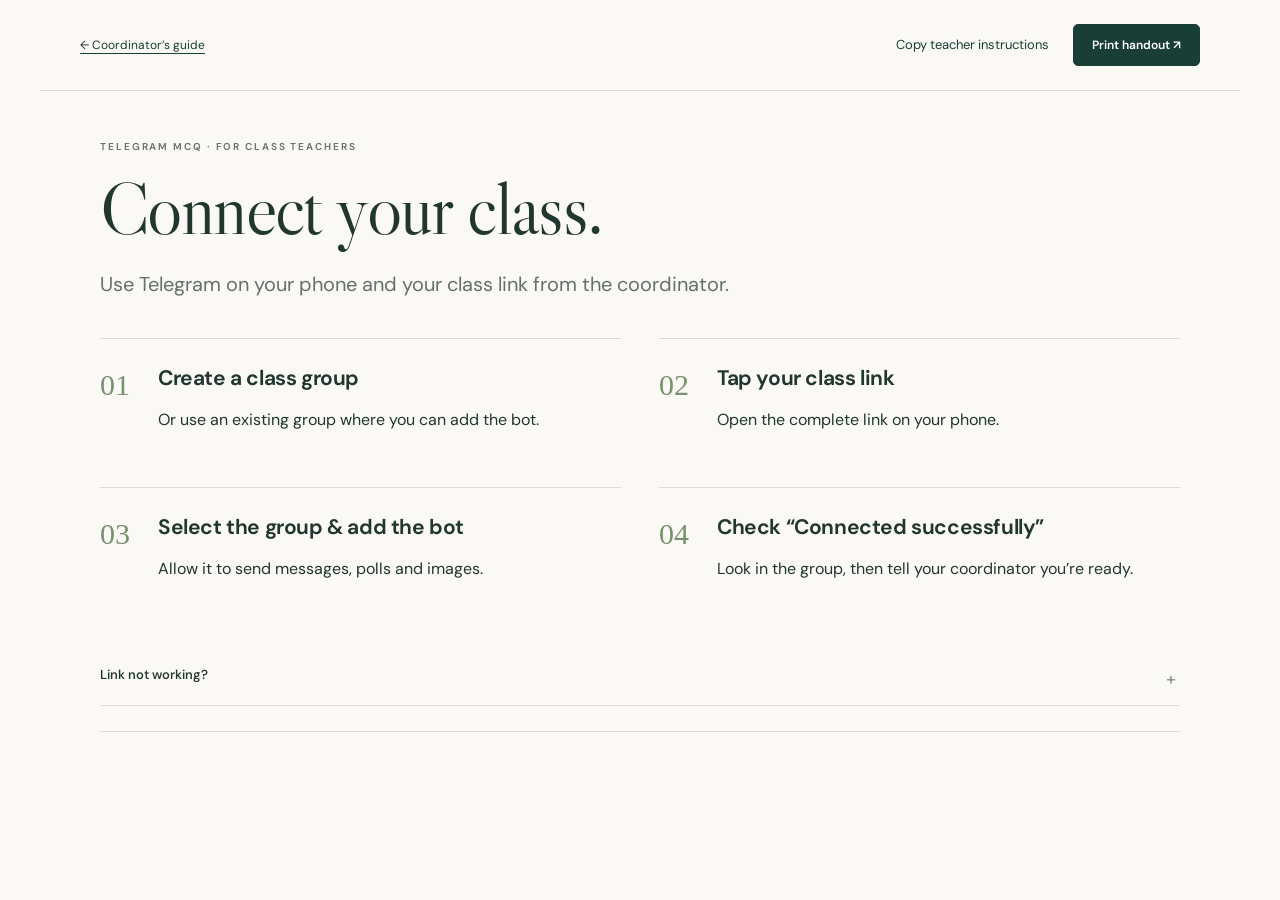
<file: teachers.html>
<!doctype html>
<html lang="en">
<head>
  <meta charset="utf-8">
  <meta name="viewport" content="width=device-width, initial-scale=1">
  <meta name="description" content="A ready-to-show four-step Telegram MCQ onboarding display for class teachers.">
  <title>Connect your class · Telegram MCQ</title>
  <link rel="stylesheet" href="styles.css">
  <link rel="stylesheet" href="teachers.css">
  <script src="teachers.js" defer></script>
</head>
<body class="teacher-page">
  <header class="teacher-toolbar"><a href="index.html#onboarding">← Coordinator’s guide</a><div><button id="copy-teacher-message" class="text-button">Copy teacher instructions</button><button id="print-teacher-display" class="button button-small">Print handout ↗</button></div></header>
  <main class="teacher-display">
    <p class="eyebrow">TELEGRAM MCQ · FOR CLASS TEACHERS</p>
    <h1>Connect your class.</h1>
    <p class="teacher-lead">Use Telegram on your phone and your class link from the coordinator.</p>
    <ol class="teacher-steps">
      <li><span class="teacher-step-number" aria-hidden="true">01</span><div><h2>Create a class group</h2><p>Or use an existing group where you can add the bot.</p></div></li>
      <li><span class="teacher-step-number" aria-hidden="true">02</span><div><h2>Tap your class link</h2><p>Open the complete link on your phone.</p></div></li>
      <li><span class="teacher-step-number" aria-hidden="true">03</span><div><h2>Select the group &amp; add the bot</h2><p>Allow it to send messages, polls and images.</p></div></li>
      <li><span class="teacher-step-number" aria-hidden="true">04</span><div><h2>Check “Connected successfully”</h2><p>Look in the group, then tell your coordinator you’re ready.</p></div></li>
    </ol>
    <details class="teacher-help"><summary>Link not working?</summary><p>Send the full link to Telegram Saved Messages and tap it on your phone. Still stuck? Contact your coordinator.</p></details>
    <footer><p id="copy-status" role="status" aria-live="polite"></p></footer>
  </main>
</body>
</html>
</file>
<file: styles.css>
@import url('https://fonts.googleapis.com/css2?family=DM+Sans:wght@400;450;500;550;600;650;700&family=Libre+Caslon+Display&display=swap');
:root{--ink:#20362f;--green:#193e35;--muted:#65706a;--paper:#faf9f5;--line:#dddcd3;--accent:#e7b567;--pale:#edf1e8;--sidebar:260px;--top:88px}
*{box-sizing:border-box}html{scroll-behavior:smooth;scroll-padding-top:112px}body{margin:0;background:var(--paper);color:var(--ink);font:16px/1.75 'DM Sans',Arial,sans-serif;-webkit-font-smoothing:antialiased}a{color:var(--green);text-underline-offset:4px}a:hover{color:#805a25}button,input,select{font:inherit}button,a,input,select,summary{ -webkit-tap-highlight-color:transparent}button{cursor:pointer}button:focus-visible,a:focus-visible,input:focus-visible,select:focus-visible,summary:focus-visible{outline:3px solid #c77b2c;outline-offset:4px}button:disabled{cursor:default}[hidden]{display:none!important}.skip{position:fixed;z-index:100;top:-80px;left:16px;background:white;padding:12px}.skip:focus{top:10px}
.topbar{height:var(--top);position:sticky;top:0;z-index:20;border-bottom:1px solid var(--line);background:rgba(250,249,245,.97);display:flex;align-items:center;justify-content:space-between;padding:0 36px;gap:20px}.brand{display:flex;gap:12px;align-items:center;text-decoration:none;font-size:19px;line-height:1.35;font-weight:700;letter-spacing:-.5px}.brand-icon{width:40px;height:40px;background:var(--green);color:white;display:grid;place-items:center;border-radius:50%;font-size:25px;font-weight:400}.brand-sub{display:block;color:var(--muted);font-size:9px;letter-spacing:1.6px;font-weight:600;margin-top:3px}.top-actions{display:flex;gap:25px;align-items:center}.text-button,.inline-button{background:none;border:0;color:var(--green);padding:0;text-decoration:underline;text-underline-offset:4px}.text-button{font-size:13px;text-decoration:none}.text-button span{margin-left:8px}.button{background:var(--green);color:white;display:inline-flex;gap:32px;align-items:center;justify-content:space-between;text-decoration:none;padding:15px 23px;border:1px solid var(--green);border-radius:5px;font-size:14px;font-weight:600;line-height:1.5}.button:hover{color:white;background:#2b594a}.button-small{padding:11px 18px;font-size:12px;gap:20px}.menu-toggle{display:none}.layout{max-width:1540px;display:grid;grid-template-columns:var(--sidebar) minmax(0,1fr);margin:0 auto}.sidebar{position:sticky;top:var(--top);height:calc(100dvh - var(--top));overflow-y:auto;padding:32px 22px 32px 30px;border-right:1px solid var(--line);scrollbar-width:thin}.search-label{display:block;font-size:11px;font-weight:600;color:var(--muted);margin-bottom:7px}.search-box{border:1px solid var(--line);border-radius:5px;background:#fff;display:flex;align-items:center;gap:7px;padding:7px 9px}.search-box>span{font-size:20px;line-height:1}.search-box input{width:100%;min-width:0;border:0;background:transparent;font-size:11px;color:var(--ink);padding:3px 0}.search-box kbd{border:1px solid var(--line);padding:0 5px;font-size:10px;color:#858d86;border-radius:3px}.nav-label{font-size:9px;letter-spacing:1.5px;color:#7c837b;font-weight:700;margin:26px 0 10px}.sidebar nav>a{display:flex;gap:11px;align-items:baseline;text-decoration:none;font-size:11.5px;line-height:1.5;padding:7px 8px;margin:2px -8px;border-radius:4px;color:#66716a}.sidebar nav>a span{font-size:9px;color:#8a938b;min-width:15px}.sidebar nav>a:hover,.sidebar nav>a.active{background:#e9eee5;color:var(--green)}.sidebar nav>a.active{font-weight:700}.sidebar-note{margin-top:26px;padding-top:18px;border-top:1px solid var(--line);font-size:10px;color:#57665c;line-height:1.6}.sidebar-note p{margin:6px 0;font-size:10px}.status-dot{display:inline-block;width:6px;height:6px;border-radius:50%;background:#749777;margin-right:5px}
main{min-width:0;padding:0 clamp(24px,5vw,88px);max-width:1140px}.guide-section{padding:66px 0;border-bottom:1px solid var(--line);scroll-margin-top:15px}.hero{padding-top:66px;padding-bottom:54px}.eyebrow{font-size:10px;font-weight:650;letter-spacing:1.9px;line-height:1.5;color:#6b756d;margin:0 0 16px}.tiny-line{display:inline-block;width:22px;height:1px;background:#749777;vertical-align:middle;margin-right:9px}h1,h2,.final-cta h3{font-family:'Libre Caslon Display',Georgia,serif;font-weight:400;letter-spacing:-1.6px;line-height:1.04}h1{font-size:clamp(52px,5.5vw,78px);margin:23px 0}h1 em{font-weight:400;color:#68856b}h2{font-size:clamp(36px,3.6vw,49px);margin:0 0 16px}h3{font-size:18px;line-height:1.5;font-weight:650;letter-spacing:-.3px;margin:32px 0 11px}p{margin:0 0 17px}.hero-intro{font-size:17px;line-height:1.7;color:#687168;max-width:590px;margin-bottom:27px}.hero-actions{display:flex;gap:25px;align-items:center;flex-wrap:wrap}.quiet-link{font-size:12px;text-decoration:none}.hero-caption{display:flex;gap:24px;margin-top:31px;color:#8b9086;font-size:8px;letter-spacing:1.2px;font-weight:600}.workflow{margin-top:45px;padding:28px 0;border-top:1px solid var(--line);border-bottom:1px solid var(--line);display:grid;grid-template-columns:1fr 20px 1fr 20px 1fr 20px 1fr;gap:8px;align-items:center}.workflow strong{display:block;font-size:12px;font-weight:650;margin-top:8px}.workflow p{font-size:10px;line-height:1.5;color:var(--muted);margin:5px 0 0}.flow-icon{font-size:11px;border:1px solid #c4cbbf;border-radius:50%;height:26px;width:26px;display:grid;place-items:center}.flow-arrow{color:#9da796;font-size:18px}.small-heading{font:650 18px/1.5 'DM Sans',Arial,sans-serif;letter-spacing:-.3px;margin:31px 0 18px}.feature-grid{display:grid;grid-template-columns:1fr 1fr;gap:24px 36px;margin-bottom:25px}.feature-grid h3{font-size:14px;margin:0 0 5px}.feature-grid p{font-size:12px;line-height:1.7;color:var(--muted);margin:0}.plain-note{font-size:13px;line-height:1.8;color:#626e64}.section-heading{display:flex;gap:18px;align-items:flex-start;margin-bottom:24px}.section-heading .eyebrow{font-size:9px;margin-bottom:10px}.section-number{font-family:Georgia,serif;font-size:19px;border-top:1px solid #a6b5a2;padding-top:8px;line-height:1.2;min-width:25px;color:#6c856c;margin-top:3px}.section-heading+h3{margin-top:0}.guide-section>p,.steps{font-size:14px;line-height:1.9}.callout{padding:20px 23px;border-left:3px solid #76916e;background:var(--pale);margin:25px 0;border-radius:0 4px 4px 0;font-size:13px}.callout>strong{font-weight:650}.callout p{margin:6px 0 0;line-height:1.8}.warning{background:#f4ecde;border-left-color:#c38a43}.steps{padding-left:23px;margin:17px 0 25px}.steps li{padding-left:7px;margin:0 0 11px}.steps li::marker{color:#678166;font-size:12px;font-weight:700}code{font-size:.88em;color:#355746;background:#e9ede5;padding:2px 5px;border-radius:3px;overflow-wrap:anywhere}.table-wrap{overflow:auto;margin:25px 0;border:1px solid var(--line);border-radius:5px}table{border-collapse:collapse;width:100%;font-size:12px;line-height:1.7}caption{text-align:left;padding:14px 17px;background:#f0f0e9;font-size:12px;font-weight:650;border-bottom:1px solid var(--line)}th,td{text-align:left;vertical-align:top;padding:13px 17px;border-bottom:1px solid #e2e3d9}th{font-size:11px;color:#5a6d5b;background:#f3f3ed;font-weight:650}tr:last-child td{border-bottom:0}td:first-child{min-width:115px}td code{white-space:normal}table strong{font-weight:600}.source-note{font-size:11px!important;color:#7b8279;margin-top:24px}.microcopy{font-size:11px!important;line-height:1.8!important;color:#7c8279;margin:12px 0 0}.microcopy button{font-size:11px;margin-left:6px}.checklist-heading{display:flex;align-items:center;justify-content:space-between;margin-top:30px;gap:12px}.checklist-heading h3{margin:0}.checklist-heading>span{font-size:11px;color:#688268}.progress-track{height:4px;background:#e4e7dc;border-radius:10px;margin:15px 0 20px;overflow:hidden}.progress-track>div{height:100%;width:0;background:#68856b;transition:width .2s}.setup-checklist{display:flex;flex-direction:column;border-top:1px solid var(--line)}.setup-checklist label{display:flex;gap:13px;align-items:center;padding:13px 0;border-bottom:1px solid var(--line);font-size:13px;cursor:pointer}.setup-checklist input{accent-color:var(--green);width:16px;height:16px;flex-shrink:0}.setup-checklist label>span{width:100%}.setup-checklist a{float:right;font-size:11px;margin-left:10px;color:#789073}.function-demo{padding:17px 20px;margin:25px 0;background:#fff;border:1px solid var(--line);border-radius:6px}.function-demo>p{font-size:9px;letter-spacing:1.4px;color:#82877e;margin:0 0 12px}.function-demo>div{display:flex;align-items:center;gap:12px;font-size:12px;flex-wrap:wrap}.demo-file{padding:8px;background:#edf1e8;border-radius:4px;color:#6f7a6d}.demo-select{background:#f6f6f1;border:1px solid var(--line);padding:8px 12px;border-radius:4px;display:flex;gap:25px}.demo-run{font-size:11px;font-weight:650;color:#40634b}.status-strip{display:flex;flex-wrap:wrap;border:1px solid #ccd7c8;background:#eff3eb;border-radius:5px;margin:20px 0;gap:0}.status-strip>span{flex:1;padding:14px 12px;font-size:10px;white-space:nowrap;color:#7d8b76}.status-strip strong{display:block;font-size:12px;color:#3d6246}.example-box{padding:27px;background:#fff;border:1px solid var(--line);border-radius:5px;margin:25px 0}.example-box .eyebrow{margin:0 0 7px;font-size:9px}.example-box h3{margin:0 0 18px;font-size:23px;font-family:Georgia,serif;font-weight:400}.example-options{display:grid;grid-template-columns:repeat(4,1fr);gap:9px;margin-bottom:20px}.example-options span{padding:9px 12px;border:1px solid #dce1d7;border-radius:4px;font-size:13px}.example-options b{font-size:10px;color:#7d9174;margin-right:12px}.example-box dl{margin:0;display:grid;grid-template-columns:1fr 1fr;gap:15px}.example-box dt{font-size:10px;color:#7f887d}.example-box dd{font-size:12px;margin:1px 0 0}.two-column{display:grid;grid-template-columns:1fr 1fr;gap:17px;margin:25px 0}.panel{border:1px solid var(--line);padding:21px;border-radius:5px}.panel h3{margin:0 0 9px;font-size:15px}.panel p{font-size:12px;line-height:1.8;margin:0}details{border-bottom:1px solid var(--line);font-size:13px;line-height:1.9}summary{cursor:pointer;padding:18px 28px 18px 0;font-weight:550;position:relative;list-style:none}summary::-webkit-details-marker{display:none}summary:after{content:'+';position:absolute;right:4px;top:17px;font-size:18px;font-weight:400;color:#78916e}details[open] summary:after{content:'−'}details p{font-size:13px;padding-right:20px;margin-bottom:20px}details[open]{padding-bottom:4px}.simple-list{padding-left:20px;font-size:14px;line-height:1.9}.simple-list li{padding-left:5px;margin-bottom:12px}.planner{margin:30px 0;background:#e9eee3;padding:28px;border-radius:7px;border:1px solid #d4decf}.planner-heading{display:flex;justify-content:space-between;align-items:flex-start;gap:10px}.planner-heading .eyebrow{font-size:9px;margin:0 0 6px}.planner h3{margin:0 0 22px;font-size:22px;font-family:Georgia,serif;font-weight:400}.badge{font-size:9px;padding:3px 8px;border-radius:20px;border:1px solid #bdcdb5;color:#718369;white-space:nowrap}.planner fieldset{margin:0;padding:0;border:0}.planner legend{font-size:11px;font-weight:600;margin-bottom:10px}.weekday-pills{display:flex;gap:6px;flex-wrap:wrap}.weekday-pills label{cursor:pointer}.weekday-pills input{position:absolute;opacity:0;width:1px;height:1px}.weekday-pills span{display:block;min-width:48px;text-align:center;padding:9px 11px;border:1px solid #c6d1bf;border-radius:5px;background:#f6f8f1;font-size:11px}.weekday-pills input:checked+span{background:var(--green);color:white;border-color:var(--green)}.weekday-pills input:focus-visible+span{outline:3px solid #c77b2c;outline-offset:3px}.planner-controls{display:grid;grid-template-columns:1fr 1fr;gap:14px;margin-top:20px}.planner-controls label{font-size:10px;font-weight:550}.planner select{display:block;max-width:100%;width:100%;margin-top:6px;padding:10px;border:1px solid #c6d1bf;border-radius:4px;background:#f9faf5;color:var(--green);font-size:12px}.planner-result{display:flex;align-items:center;gap:19px;border-top:1px solid #cdd7c6;padding-top:22px;margin-top:25px}.planner-result>strong{font:400 63px/1 'Libre Caslon Display',Georgia,serif;min-width:42px}.planner-result b{font-size:12px;font-weight:600}.planner-result p{font-size:11px;color:#6b7c65;margin:4px 0 0;line-height:1.8}.glossary dt{font-weight:650;margin-top:14px}.glossary dd{margin:2px 0 12px;color:#657360}.final-cta{background:var(--green);color:white;border-radius:7px;padding:36px;margin-top:42px}.final-cta .eyebrow{color:#bdcbb8}.final-cta h3{font-size:37px;margin:0 0 26px;letter-spacing:-.7px}.final-cta .button{background:#e8d9bd;color:var(--green);border-color:#e8d9bd}.footer{padding:35px 0 50px;font-size:10px;line-height:1.8;color:#8b8f83}.footer p{margin:0 0 5px}.footer a{display:inline-block;margin-top:10px}.search-state{padding:20px 0;font-size:13px;color:var(--muted)}.search-state button{margin-left:12px;font-size:12px}.guide-section.search-match{border-left:3px solid #b4c8a8;padding-left:20px}.guide-section:target .section-number{color:#9f662b;border-color:#9f662b}
.setup-stage{display:grid;grid-template-columns:minmax(0,1fr) 210px;gap:28px;align-items:start;margin:30px 0}.setup-stage h3{margin-top:0}.setup-stage .steps{margin-bottom:0}.purpose-card{background:var(--pale);border-top:3px solid #78916e;border-radius:4px;padding:20px;font-size:12px;line-height:1.8}.purpose-card .eyebrow{font-size:9px;margin-bottom:12px}.purpose-card h4{font-size:14px;margin:0 0 12px;line-height:1.5}.purpose-card strong{display:block;font-size:11px;border-top:1px solid #ccd7c8;padding-top:12px}.teacher-share{background:#edf1e8;border:1px solid #ccd7c8;border-radius:7px;padding:28px;margin:22px 0}.teacher-share h4{font:400 32px/1.2 'Libre Caslon Display',Georgia,serif;margin:0 0 14px}.teacher-share>p{font-size:13px}.teacher-share .eyebrow{font-size:10px}
@media(max-width:1000px){.setup-stage{grid-template-columns:1fr}.purpose-card{max-width:none}.purpose-card strong{font-size:12px}}
@media print{.setup-stage{grid-template-columns:1fr}.purpose-card{break-inside:avoid}.teacher-share .button{display:none}}
.student-features{margin-top:40px;padding-top:26px;border-top:1px solid var(--line)}.student-features .small-heading{margin-top:0}.student-features .feature-grid{margin-top:25px}.student-features .flow-icon{margin-bottom:12px}.student-features .microcopy{max-width:680px}
.setup-guide-banner{background:var(--green);color:#fff;padding:36px;border-radius:7px;margin:0 0 46px}.setup-guide-banner .eyebrow{color:#c4d3bd;margin-bottom:18px}.setup-guide-banner h2{font-size:clamp(33px,3.6vw,48px);margin:0 0 18px}.setup-guide-banner>p:last-child{font-size:14px;line-height:1.8;color:#e0e8dc;max-width:650px;margin:0}@media(max-width:760px){.setup-guide-banner{padding:27px 23px;margin-bottom:36px}.setup-guide-banner>p:last-child{font-size:13px}}@media print{.setup-guide-banner{background:#fff;color:#111;border:1px solid #aaa;break-inside:avoid}.setup-guide-banner .eyebrow,.setup-guide-banner>p:last-child{color:#333}}
@media(min-width:1450px){:root{--sidebar:280px}.sidebar{padding-left:38px}.sidebar nav>a{font-size:12px}.search-box input{font-size:12px}}
@media(max-width:1050px){:root{--sidebar:228px;--top:78px}.topbar{padding:0 23px}.sidebar{padding:24px 16px 24px 23px}main{padding:0 32px}.hero{padding-top:49px}h1{font-size:58px}.top-actions{gap:15px}.feature-grid{gap:20px}.workflow{gap:5px}.workflow p{font-size:9px}.workflow strong{font-size:10px}.guide-section{padding:48px 0}.status-strip>span{min-width:40%}}
@media(max-width:760px){:root{--top:73px}.topbar{padding:0 18px;gap:10px}.brand{font-size:16px}.brand-icon{width:33px;height:33px;font-size:22px}.brand-sub{font-size:7px;letter-spacing:1.1px}.top-actions>.text-button,.top-actions>.button{display:none}.menu-toggle{display:block;background:none;border:1px solid var(--line);font-size:10px;border-radius:4px;padding:8px 10px;color:var(--green)}.layout{display:block}.sidebar{display:none;position:fixed;z-index:18;top:var(--top);left:0;right:0;width:auto;height:calc(100dvh - var(--top));background:var(--paper);padding:24px;max-width:100%;box-shadow:0 15px 20px #20362f15}.sidebar.open{display:block}.sidebar nav>a{font-size:13px;padding:8px}.sidebar .nav-label{margin-top:20px}main{padding:0 22px}.hero{padding-top:39px}h1{font-size:53px;letter-spacing:-1.4px;line-height:1.04}h2{font-size:37px}.hero-intro{font-size:15px}.hero-actions{gap:16px}.hero-actions>.quiet-link{font-size:11px}.hero-caption{font-size:7px;gap:15px;margin-top:24px}.workflow{grid-template-columns:1fr 18px 1fr;margin-top:30px;row-gap:22px}.workflow .flow-arrow:nth-of-type(4){display:none}.workflow>div:nth-of-type(3){grid-column:1}.workflow strong{font-size:12px}.workflow p{font-size:10px}.flow-arrow{font-size:17px}.feature-grid{gap:22px 17px}.feature-grid h3{font-size:13px}.feature-grid p{font-size:11px}.section-heading{gap:13px}.section-heading .eyebrow{font-size:8px}.section-number{min-width:22px;font-size:17px}.guide-section>p,.steps,.simple-list{font-size:13px}.guide-section{padding:43px 0}.callout{padding:17px 18px;font-size:12px}.table-wrap{margin:22px 0}table{font-size:11px;min-width:460px}th,td{padding:11px 13px}.setup-checklist a{float:none;display:block;margin:4px 0 0}.setup-checklist label{font-size:12px;align-items:flex-start}.setup-checklist input{margin-top:5px}.checklist-heading h3{font-size:16px}.function-demo{padding:17px}.function-demo>div{font-size:11px;gap:8px}.demo-select{gap:13px;padding:8px}.two-column{grid-template-columns:1fr}.example-box{padding:22px}.example-options{grid-template-columns:1fr 1fr}.example-box dl{grid-template-columns:1fr 1fr}.planner{padding:21px}.planner h3{font-size:21px}.planner-controls{grid-template-columns:1fr}.weekday-pills{gap:5px}.weekday-pills span{min-width:36px;padding:8px;font-size:10px}.planner-result>strong{font-size:52px}.planner-result{gap:14px}.final-cta{padding:27px}.final-cta h3{font-size:32px}.footer{font-size:9px}.plain-note{font-size:12px}.search-box input{font-size:12px}.sidebar-note{font-size:11px}.workflow>.flow-arrow:nth-child(4){display:none}.workflow>.flow-arrow:nth-child(6){grid-column:2;grid-row:2}.workflow>div:nth-child(7){grid-column:3;grid-row:2}}
@media(prefers-reduced-motion:reduce){html{scroll-behavior:auto}*{transition:none!important}}
@media print{@page{margin:18mm}body{font:10pt/1.6 Arial,sans-serif;color:#111;background:#fff}.topbar,.sidebar,.hero-actions,.hero-caption,.planner,.microcopy,.search-state,.footer>a{display:none!important}.layout{display:block}main{padding:0;max-width:none}.guide-section{display:block!important;padding:22px 0;border-color:#bbb;break-inside:auto}.hero{padding-top:0}h1{font-size:36pt}h2{font-size:25pt}h3{font-size:13pt}.section-heading{break-after:avoid}.callout,.example-box,.two-column,table{break-inside:avoid}.table-wrap{overflow:visible}table{font-size:9pt;min-width:0}a{color:#111}.button{color:#111;background:#fff;border-color:#111}details>p,details>dl{display:block!important}details>summary{list-style:none}summary:after{display:none}.final-cta{background:#fff;color:#111;border:1px solid #bbb}.final-cta .eyebrow{color:#555}.final-cta h3{font-size:25pt}.final-cta .button{color:#111}.feature-grid p,.workflow p{font-size:9pt}.plain-note{font-size:9pt}.source-note{font-size:8pt!important}.setup-checklist label{font-size:10pt}.footer{font-size:8pt}.guide-section.search-match{border-left:0;padding-left:0}}
</file>
<file: teachers.css>
.teacher-page{background:#faf9f5}.teacher-toolbar{max-width:1200px;padding:24px 40px;margin:auto;display:flex;align-items:center;justify-content:space-between;gap:20px;border-bottom:1px solid var(--line);font-size:12px}.teacher-toolbar>div{display:flex;align-items:center;gap:24px}.teacher-display{max-width:1160px;margin:auto;padding:48px 40px}.teacher-display h1{font-size:clamp(48px,5.8vw,76px);margin:15px 0 20px}.teacher-lead{font-size:20px;color:var(--muted)}.teacher-before{background:#e9eee3;border-left:3px solid #78916e;padding:20px 24px;display:flex;gap:24px;align-items:baseline;margin:28px 0}.teacher-before>strong{white-space:nowrap}.teacher-before span{font-size:15px}.teacher-steps{list-style:none;padding:0;display:grid;grid-template-columns:1fr 1fr;gap:28px 38px;margin:36px 0}.teacher-steps li{display:flex;gap:18px;padding:25px 0;border-top:1px solid var(--line)}.teacher-step-number{font:400 30px/1 Georgia,serif;color:#78916e;min-width:40px;padding-top:6px}.teacher-steps h2{font:650 21px/1.4 'DM Sans',Arial,sans-serif;letter-spacing:-.4px;margin:0 0 12px}.teacher-steps p{font-size:16px;margin:0;line-height:1.8}.teacher-ready{background:var(--green);color:white;padding:26px 30px;border-radius:6px;font-size:19px}.teacher-ready p{font-size:14px;line-height:1.8;margin:10px 0 0;color:#e2e9df}.teacher-help{margin-top:30px}.teacher-help h2{font:650 17px/1.4 'DM Sans',Arial,sans-serif;letter-spacing:0}.teacher-help p{font-size:14px;color:var(--muted)}.teacher-display footer{border-top:1px solid var(--line);padding-top:20px;margin-top:25px;font-size:12px;color:var(--muted)}.teacher-display footer p{margin:0}#copy-status{font-weight:600;color:var(--green);margin-top:8px}
@media(max-width:760px){.teacher-toolbar{padding:18px 22px;align-items:flex-start}.teacher-toolbar>div{gap:15px;flex-direction:column;align-items:flex-end}.teacher-toolbar .text-button{font-size:11px}.teacher-display{padding:30px 22px}.teacher-lead{font-size:17px}.teacher-before{display:block}.teacher-before>strong{display:block;margin-bottom:8px}.teacher-steps{grid-template-columns:1fr;gap:0;margin:24px 0}.teacher-steps h2{font-size:20px}.teacher-steps p{font-size:15px}.teacher-ready{padding:22px;font-size:17px}}
@media print{@page{size:A4;margin:14mm}.teacher-toolbar,#copy-status{display:none!important}.teacher-display{padding:0;max-width:none}.teacher-display h1{font-size:33pt}.teacher-display .eyebrow{font-size:8pt}.teacher-lead{font-size:12pt}.teacher-before{margin:15px 0;padding:12px;gap:16px}.teacher-before span{font-size:10pt}.teacher-steps{margin:18px 0;gap:10px 22px}.teacher-steps li{padding:14px 0;gap:12px;break-inside:avoid}.teacher-step-number{font-size:22pt;min-width:30px}.teacher-steps h2{font-size:12pt;margin-bottom:7px}.teacher-steps p{font-size:10pt;line-height:1.6}.teacher-ready{background:white;color:#111;border:1px solid #aaa;padding:15px;font-size:11pt;break-inside:avoid}.teacher-ready p,.teacher-help p{font-size:9pt;color:#333}.teacher-help{margin-top:18px}.teacher-help h2{font-size:10pt}.teacher-display footer{font-size:8pt;margin-top:12px;padding-top:10px}}
</file>
